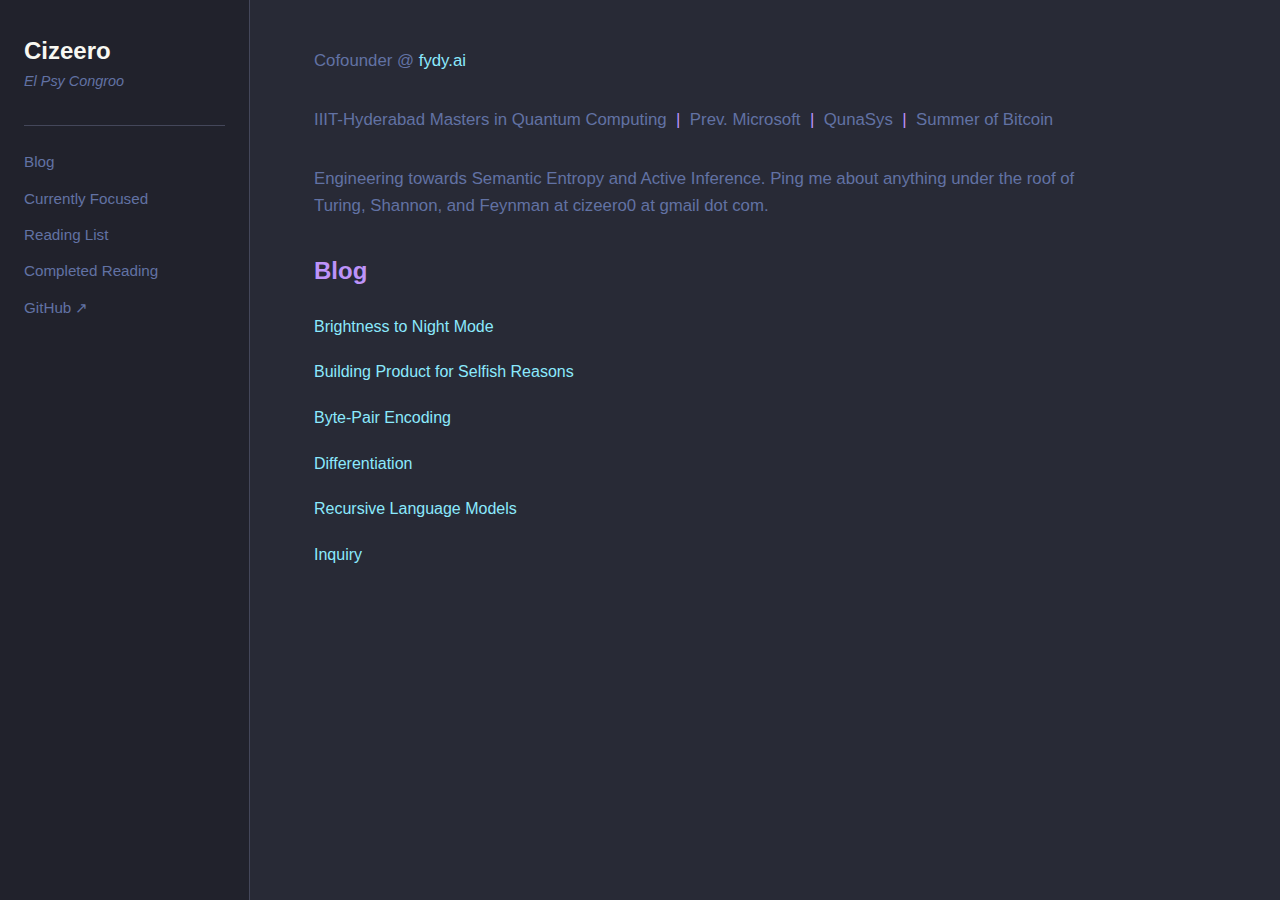
<file: index.html>
<!DOCTYPE html>
<html lang="en">
<head>
    <meta charset="UTF-8">
    <meta name="viewport" content="width=device-width, initial-scale=1.0">
    <title>Cizeero</title>
    <link rel="stylesheet" href="style.css">
    <link rel="icon" type="image/svg+xml" href="favicon.svg">
</head>
<body>
    <button class="sidebar-toggle" onclick="toggleSidebar()">&#9776;</button>
    <div class="sidebar-overlay" onclick="toggleSidebar()"></div>
    <div class="layout">
        <aside class="sidebar">
            <div class="sidebar-header">
                <h1><a href="index.html">Cizeero</a></h1>
                <p class="tagline">El Psy Congroo</p>
            </div>
            <nav>
                <a href="blog.html">Blog</a>
                <a href="currently-focused.html">Currently Focused</a>
                <a href="reading-list.html">Reading List</a>
                <a href="completed-reading.html">Completed Reading</a>
                <a href="https://github.com/cizeero" target="_blank">GitHub &#8599;</a>
            </nav>
        </aside>
        <main class="main">
            <p class="intro">Cofounder @ <a href="https://fydy.ai/">fydy.ai</a></p>
            <p class="intro">IIIT-Hyderabad Masters in Quantum Computing <span class="divider">|</span> Prev. Microsoft <span class="divider">|</span> QunaSys <span class="divider">|</span> Summer of Bitcoin</p>
            <p class="intro">Engineering towards Semantic Entropy and Active Inference. Ping me about anything under the roof of Turing, Shannon, and Feynman at cizeero0 at gmail dot com.</p>

            <section>
                <h2>Blog</h2>
                <ul class="links blog-list">
                    <li><a href="blog/brightness-nightshift.html">Brightness to Night Mode</a></li>
                    <li><a href="blog/selfish.html">Building Product for Selfish Reasons</a></li>
                    <li><a href="blog/bpe.html">Byte-Pair Encoding</a></li>
                    <li><a href="blog/differentiation.html">Differentiation</a></li>
                    <li><a href="blog/recursive-language-models.html">Recursive Language Models</a></li>
                    <li><a href="blog/inquiry.html">Inquiry</a></li>
                </ul>
            </section>
        </main>
    </div>
    <script>
        function toggleSidebar() {
            document.querySelector('.sidebar').classList.toggle('open');
            document.querySelector('.sidebar-overlay').classList.toggle('open');
        }
    </script>
</body>
</html>
</file>
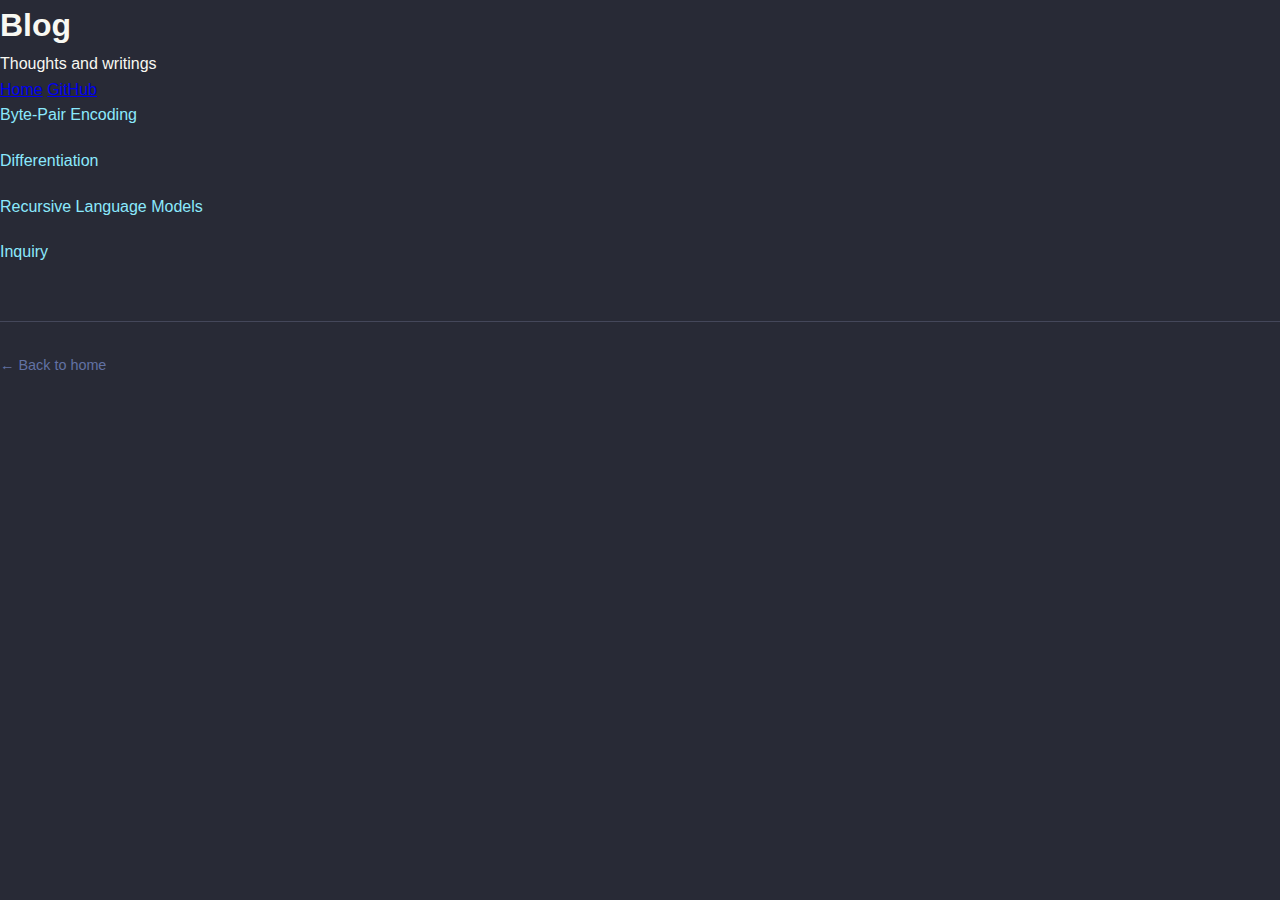
<file: blog.html>
<!DOCTYPE html>
<html lang="en">
<head>
    <meta charset="UTF-8">
    <meta name="viewport" content="width=device-width, initial-scale=1.0">
    <title>Blog - Cizeero</title>
    <link rel="stylesheet" href="style.css">
    <link rel="icon" type="image/svg+xml" href="favicon.svg">
</head>
<body>
    <div class="container">
        <header>
            <h1>Blog</h1>
            <p class="tagline">Thoughts and writings</p>
        </header>

        <nav>
            <a href="index.html">Home</a>
            <a href="https://github.com/cizeero" target="_blank">GitHub</a>
        </nav>

        <section>
            <ul class="links">
                <li><a href="blog/bpe.html">Byte-Pair Encoding</a></li>
                <li><a href="blog/differentiation.html">Differentiation</a></li>
                <li><a href="blog/recursive-language-models.html">Recursive Language Models</a></li>
                <li><a href="blog/inquiry.html">Inquiry</a></li>
            </ul>
        </section>

        <footer>
            <a href="index.html">&larr; Back to home</a>
        </footer>
    </div>
</body>
</html>
</file>
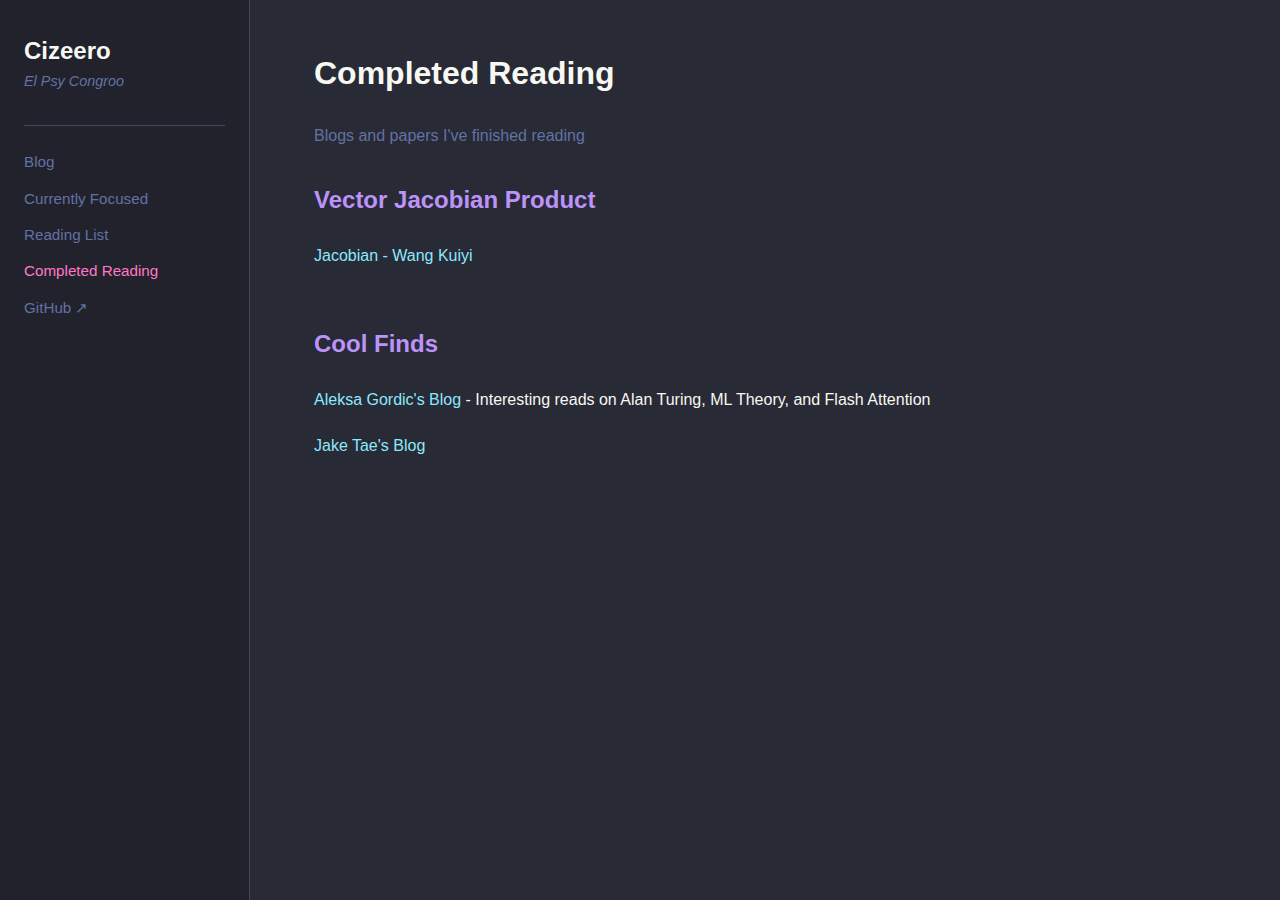
<file: completed-reading.html>
<!DOCTYPE html>
<html lang="en">
<head>
    <meta charset="UTF-8">
    <meta name="viewport" content="width=device-width, initial-scale=1.0">
    <title>Completed Reading - Cizeero</title>
    <link rel="stylesheet" href="style.css">
    <link rel="icon" type="image/svg+xml" href="favicon.svg">
</head>
<body>
    <button class="sidebar-toggle" onclick="toggleSidebar()">&#9776;</button>
    <div class="sidebar-overlay" onclick="toggleSidebar()"></div>
    <div class="layout">
        <aside class="sidebar">
            <div class="sidebar-header">
                <h1><a href="index.html">Cizeero</a></h1>
                <p class="tagline">El Psy Congroo</p>
            </div>
            <nav>
                <a href="blog.html">Blog</a>
                <a href="currently-focused.html">Currently Focused</a>
                <a href="reading-list.html">Reading List</a>
                <a href="completed-reading.html" class="active">Completed Reading</a>
                <a href="https://github.com/cizeero" target="_blank">GitHub &#8599;</a>
            </nav>
        </aside>
        <main class="main">
            <h1>Completed Reading</h1>
            <p class="page-desc">Blogs and papers I've finished reading</p>

            <section>
                <h2>Vector Jacobian Product</h2>
                <ul class="links">
                    <li><a href="https://wangkuiyi.github.io/jacobian.html" target="_blank">Jacobian - Wang Kuiyi</a></li>
                </ul>
            </section>

            <section>
                <h2>Cool Finds</h2>
                <ul class="links">
                    <li><a href="https://www.aleksagordic.com/blog" target="_blank">Aleksa Gordic's Blog</a> - Interesting reads on Alan Turing, ML Theory, and Flash Attention</li>
                    <li><a href="https://jaketae.github.io/posts/" target="_blank">Jake Tae's Blog</a></li>
                </ul>
            </section>
        </main>
    </div>
    <script>
        function toggleSidebar() {
            document.querySelector('.sidebar').classList.toggle('open');
            document.querySelector('.sidebar-overlay').classList.toggle('open');
        }
    </script>
</body>
</html>
</file>
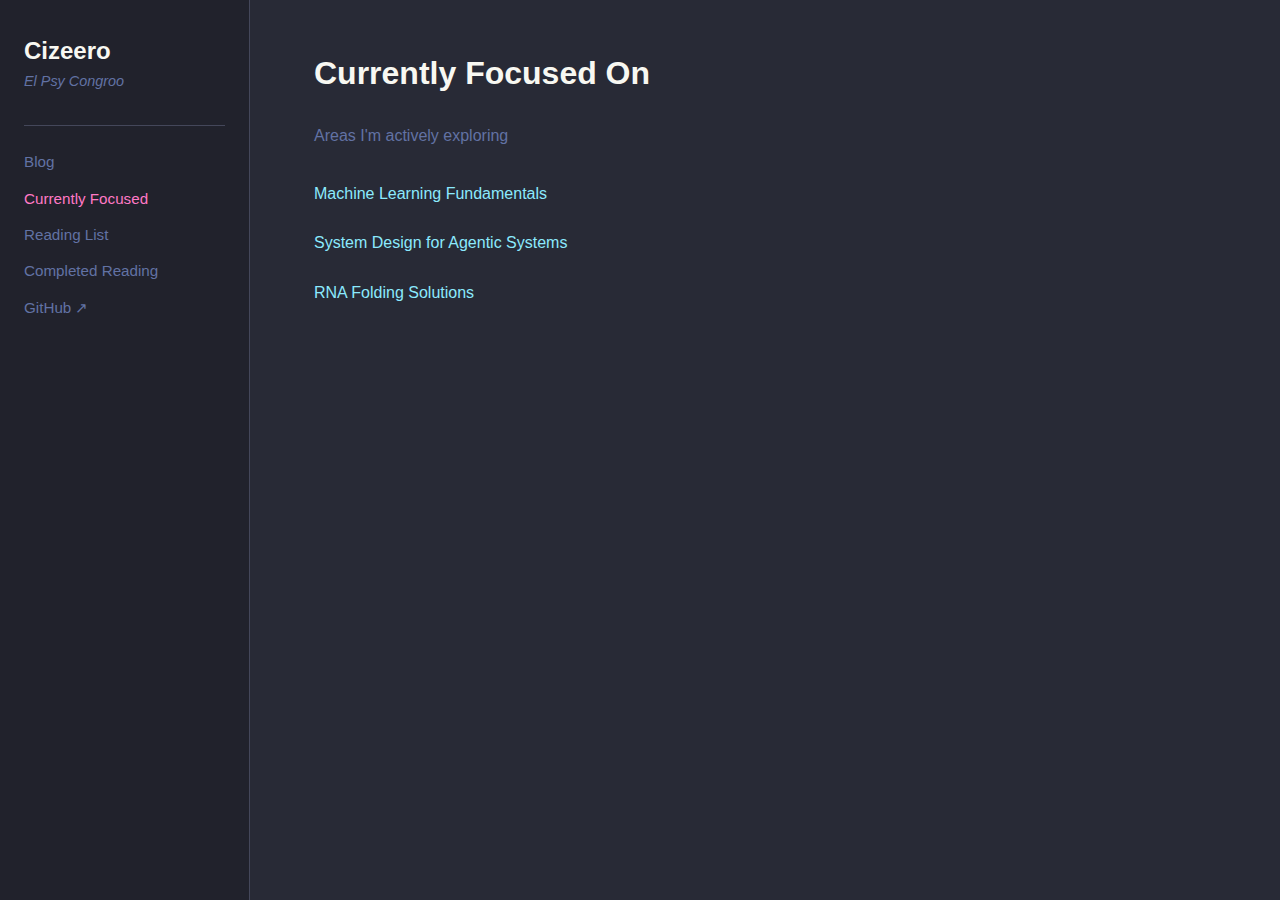
<file: currently-focused.html>
<!DOCTYPE html>
<html lang="en">
<head>
    <meta charset="UTF-8">
    <meta name="viewport" content="width=device-width, initial-scale=1.0">
    <title>Currently Focused On - Cizeero</title>
    <link rel="stylesheet" href="style.css">
    <link rel="icon" type="image/svg+xml" href="favicon.svg">
</head>
<body>
    <button class="sidebar-toggle" onclick="toggleSidebar()">&#9776;</button>
    <div class="sidebar-overlay" onclick="toggleSidebar()"></div>
    <div class="layout">
        <aside class="sidebar">
            <div class="sidebar-header">
                <h1><a href="index.html">Cizeero</a></h1>
                <p class="tagline">El Psy Congroo</p>
            </div>
            <nav>
                <a href="blog.html">Blog</a>
                <a href="currently-focused.html" class="active">Currently Focused</a>
                <a href="reading-list.html">Reading List</a>
                <a href="completed-reading.html">Completed Reading</a>
                <a href="https://github.com/cizeero" target="_blank">GitHub &#8599;</a>
            </nav>
        </aside>
        <main class="main">
            <h1>Currently Focused On</h1>
            <p class="page-desc">Areas I'm actively exploring</p>

            <section>
                <ul class="links focus-list">
                    <li><a href="ml-fundamentals.html">Machine Learning Fundamentals</a></li>
                    <li><a href="system-design-agentic.html">System Design for Agentic Systems</a></li>
                    <li><a href="rna-folding.html">RNA Folding Solutions</a></li>
                </ul>
            </section>
        </main>
    </div>
    <script>
        function toggleSidebar() {
            document.querySelector('.sidebar').classList.toggle('open');
            document.querySelector('.sidebar-overlay').classList.toggle('open');
        }
    </script>
</body>
</html>
</file>
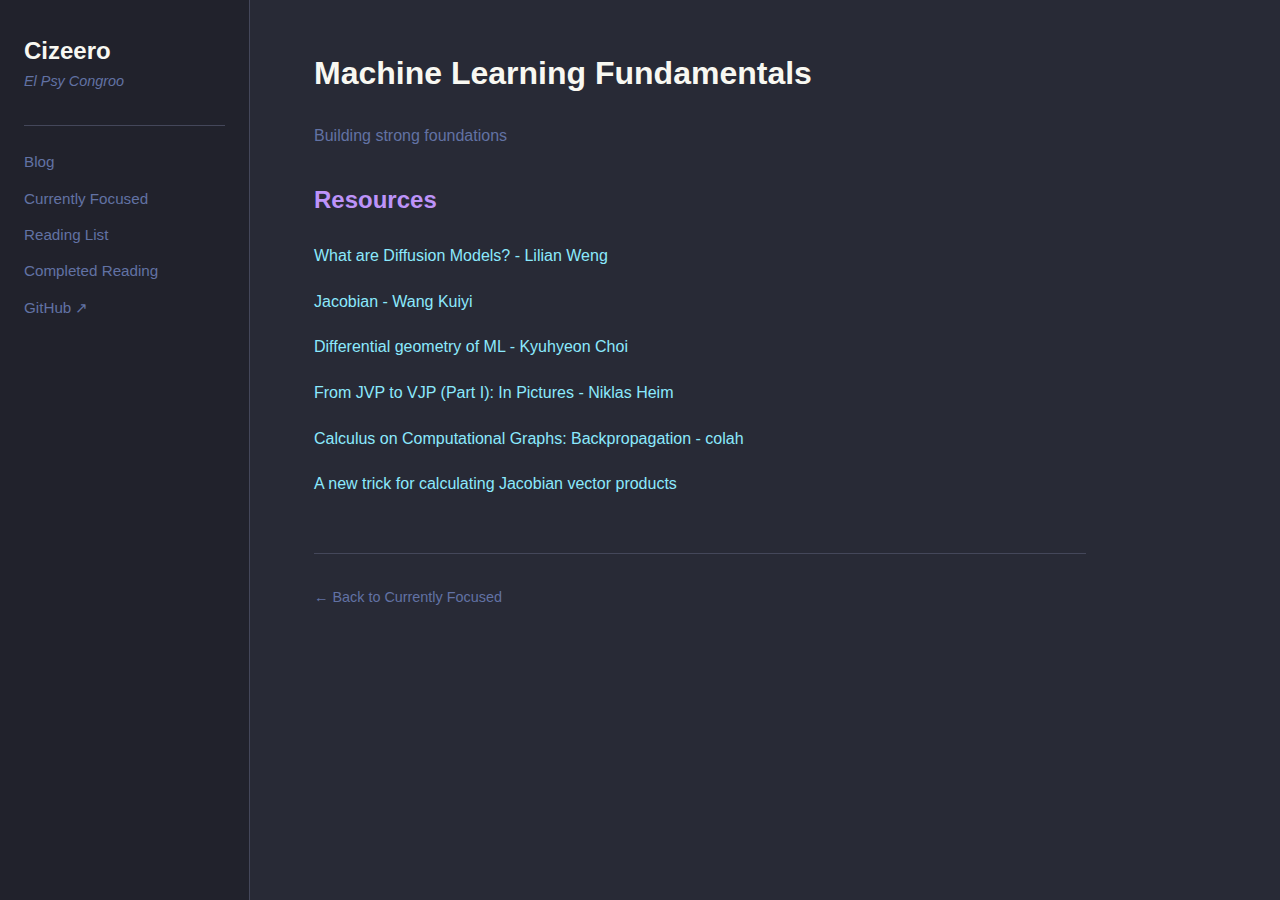
<file: ml-fundamentals.html>
<!DOCTYPE html>
<html lang="en">
<head>
    <meta charset="UTF-8">
    <meta name="viewport" content="width=device-width, initial-scale=1.0">
    <title>Machine Learning Fundamentals - Cizeero</title>
    <link rel="stylesheet" href="style.css">
    <link rel="icon" type="image/svg+xml" href="favicon.svg">
</head>
<body>
    <button class="sidebar-toggle" onclick="toggleSidebar()">&#9776;</button>
    <div class="sidebar-overlay" onclick="toggleSidebar()"></div>
    <div class="layout">
        <aside class="sidebar">
            <div class="sidebar-header">
                <h1><a href="index.html">Cizeero</a></h1>
                <p class="tagline">El Psy Congroo</p>
            </div>
            <nav>
                <a href="blog.html">Blog</a>
                <a href="currently-focused.html">Currently Focused</a>
                <a href="reading-list.html">Reading List</a>
                <a href="completed-reading.html">Completed Reading</a>
                <a href="https://github.com/cizeero" target="_blank">GitHub &#8599;</a>
            </nav>
        </aside>
        <main class="main">
            <h1>Machine Learning Fundamentals</h1>
            <p class="page-desc">Building strong foundations</p>

            <section>
                <h2>Resources</h2>
                <ul class="links">
                    <li><a href="https://lilianweng.github.io/posts/2021-07-11-diffusion-models/" target="_blank">What are Diffusion Models? - Lilian Weng</a></li>
                    <li><a href="https://wangkuiyi.github.io/jacobian.html" target="_blank">Jacobian - Wang Kuiyi</a></li>
                    <li><a href="https://research.fal.ai/blog/differential-geometry-of-ml/" target="_blank">Differential geometry of ML - Kyuhyeon Choi</a></li>
                    <li><a href="https://pasteurlabs.ai/insights/jax" target="_blank">From JVP to VJP (Part I): In Pictures - Niklas Heim</a></li>
                    <li><a href="https://colah.github.io/posts/2015-08-Backprop/" target="_blank">Calculus on Computational Graphs: Backpropagation - colah</a></li>
                    <li><a href="https://j-towns.github.io/2017/06/12/A-new-trick.html" target="_blank">A new trick for calculating Jacobian vector products</a></li>
                </ul>
            </section>

            <footer>
                <a href="currently-focused.html">&larr; Back to Currently Focused</a>
            </footer>
        </main>
    </div>
    <script>
        function toggleSidebar() {
            document.querySelector('.sidebar').classList.toggle('open');
            document.querySelector('.sidebar-overlay').classList.toggle('open');
        }
    </script>
</body>
</html>
</file>
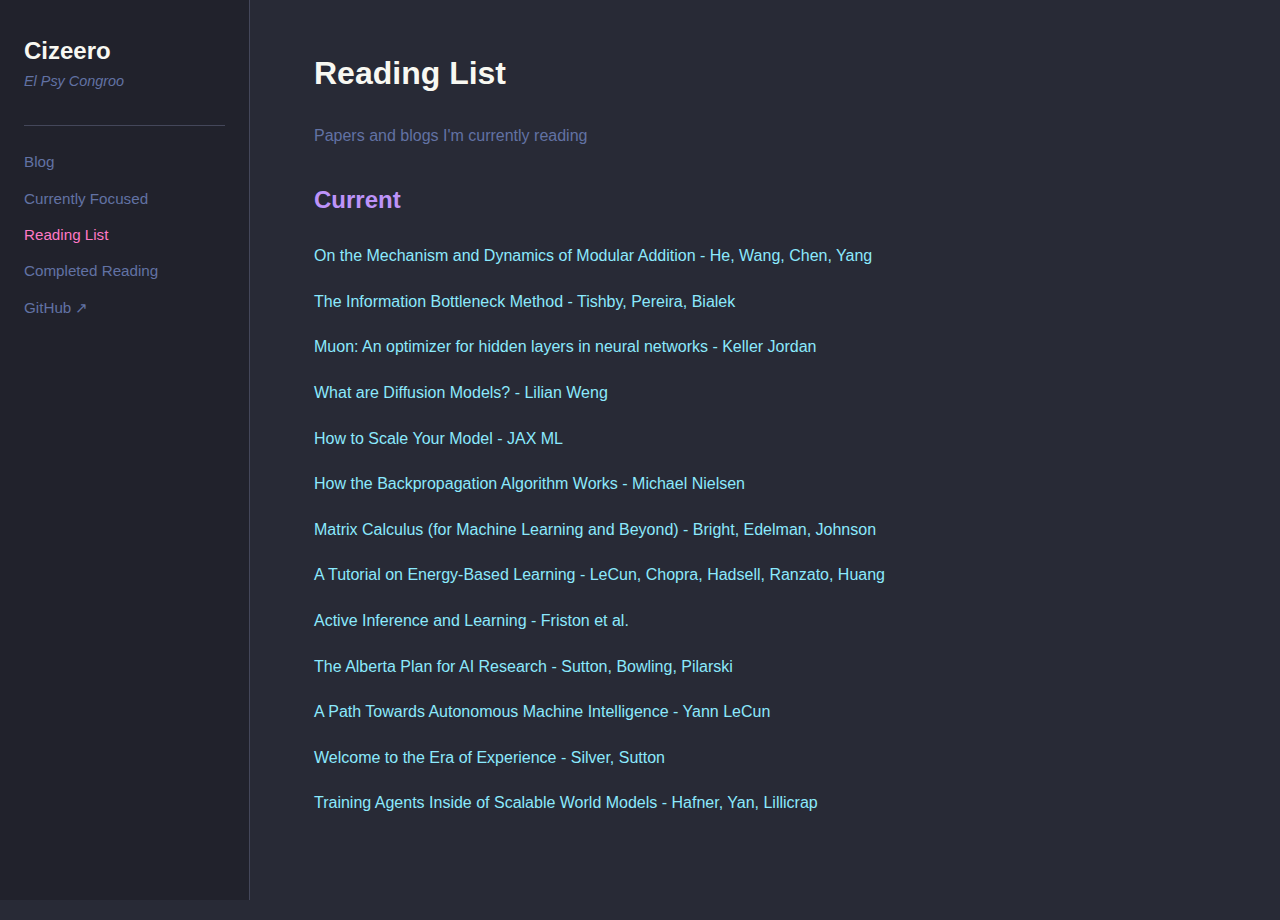
<file: reading-list.html>
<!DOCTYPE html>
<html lang="en">
<head>
    <meta charset="UTF-8">
    <meta name="viewport" content="width=device-width, initial-scale=1.0">
    <title>Reading List - Cizeero</title>
    <link rel="stylesheet" href="style.css">
    <link rel="icon" type="image/svg+xml" href="favicon.svg">
</head>
<body>
    <button class="sidebar-toggle" onclick="toggleSidebar()">&#9776;</button>
    <div class="sidebar-overlay" onclick="toggleSidebar()"></div>
    <div class="layout">
        <aside class="sidebar">
            <div class="sidebar-header">
                <h1><a href="index.html">Cizeero</a></h1>
                <p class="tagline">El Psy Congroo</p>
            </div>
            <nav>
                <a href="blog.html">Blog</a>
                <a href="currently-focused.html">Currently Focused</a>
                <a href="reading-list.html" class="active">Reading List</a>
                <a href="completed-reading.html">Completed Reading</a>
                <a href="https://github.com/cizeero" target="_blank">GitHub &#8599;</a>
            </nav>
        </aside>
        <main class="main">
            <h1>Reading List</h1>
            <p class="page-desc">Papers and blogs I'm currently reading</p>

            <section>
                <h2>Current</h2>
                <ul class="links">
                    <li><a href="https://arxiv.org/pdf/2602.16849" target="_blank">On the Mechanism and Dynamics of Modular Addition - He, Wang, Chen, Yang</a></li>
                    <li><a href="https://www.princeton.edu/~wbialek/our_papers/tishby+al_99.pdf" target="_blank">The Information Bottleneck Method - Tishby, Pereira, Bialek</a></li>
                    <li><a href="https://kellerjordan.github.io/posts/muon/" target="_blank">Muon: An optimizer for hidden layers in neural networks - Keller Jordan</a></li>
                    <li><a href="https://lilianweng.github.io/posts/2021-07-11-diffusion-models/" target="_blank">What are Diffusion Models? - Lilian Weng</a></li>
                    <li><a href="https://jax-ml.github.io/scaling-book/" target="_blank">How to Scale Your Model - JAX ML</a></li>
                    <li><a href="http://neuralnetworksanddeeplearning.com/chap2.html" target="_blank">How the Backpropagation Algorithm Works - Michael Nielsen</a></li>
                    <li><a href="https://arxiv.org/pdf/2501.14787" target="_blank">Matrix Calculus (for Machine Learning and Beyond) - Bright, Edelman, Johnson</a></li>
                    <li><a href="https://web.stanford.edu/class/cs379c/archive/2012/suggested_reading_list/documents/LeCunetal06.pdf" target="_blank">A Tutorial on Energy-Based Learning - LeCun, Chopra, Hadsell, Ranzato, Huang</a></li>
                    <li><a href="https://pmc.ncbi.nlm.nih.gov/articles/PMC5167251/" target="_blank">Active Inference and Learning - Friston et al.</a></li>
                    <li><a href="https://arxiv.org/abs/2208.11173" target="_blank">The Alberta Plan for AI Research - Sutton, Bowling, Pilarski</a></li>
                    <li><a href="https://openreview.net/forum?id=BZ5a1r-kVsf" target="_blank">A Path Towards Autonomous Machine Intelligence - Yann LeCun</a></li>
                    <li><a href="https://storage.googleapis.com/deepmind-media/Era-of-Experience%20/The%20Era%20of%20Experience%20Paper.pdf" target="_blank">Welcome to the Era of Experience - Silver, Sutton</a></li>
                    <li><a href="https://arxiv.org/pdf/2509.24527" target="_blank">Training Agents Inside of Scalable World Models - Hafner, Yan, Lillicrap</a></li>
                </ul>
            </section>
        </main>
    </div>
    <script>
        function toggleSidebar() {
            document.querySelector('.sidebar').classList.toggle('open');
            document.querySelector('.sidebar-overlay').classList.toggle('open');
        }
    </script>
</body>
</html>
</file>
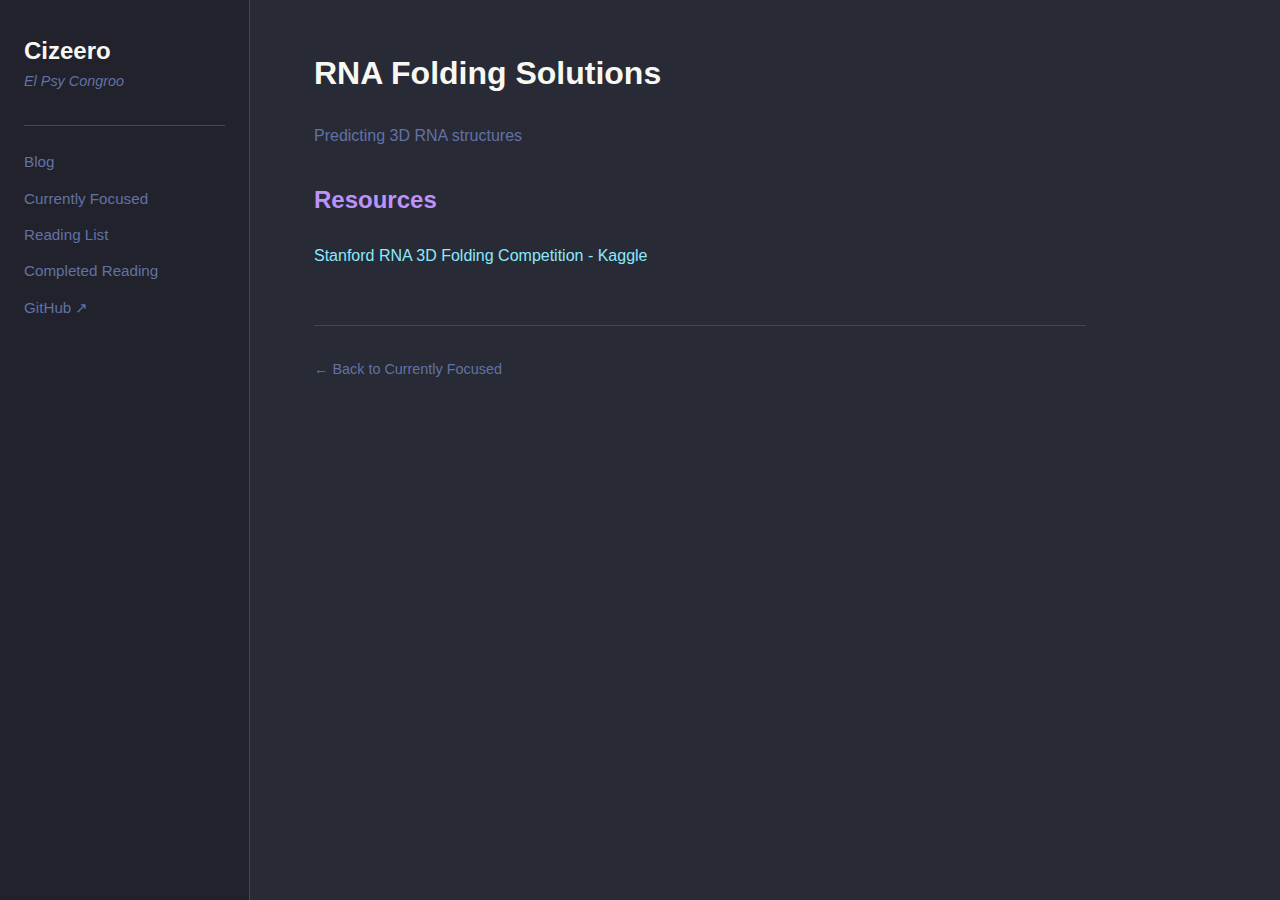
<file: rna-folding.html>
<!DOCTYPE html>
<html lang="en">
<head>
    <meta charset="UTF-8">
    <meta name="viewport" content="width=device-width, initial-scale=1.0">
    <title>RNA Folding Solutions - Cizeero</title>
    <link rel="stylesheet" href="style.css">
    <link rel="icon" type="image/svg+xml" href="favicon.svg">
</head>
<body>
    <button class="sidebar-toggle" onclick="toggleSidebar()">&#9776;</button>
    <div class="sidebar-overlay" onclick="toggleSidebar()"></div>
    <div class="layout">
        <aside class="sidebar">
            <div class="sidebar-header">
                <h1><a href="index.html">Cizeero</a></h1>
                <p class="tagline">El Psy Congroo</p>
            </div>
            <nav>
                <a href="blog.html">Blog</a>
                <a href="currently-focused.html">Currently Focused</a>
                <a href="reading-list.html">Reading List</a>
                <a href="completed-reading.html">Completed Reading</a>
                <a href="https://github.com/cizeero" target="_blank">GitHub &#8599;</a>
            </nav>
        </aside>
        <main class="main">
            <h1>RNA Folding Solutions</h1>
            <p class="page-desc">Predicting 3D RNA structures</p>

            <section>
                <h2>Resources</h2>
                <ul class="links">
                    <li><a href="https://www.kaggle.com/competitions/stanford-rna-3d-folding-2/overview" target="_blank">Stanford RNA 3D Folding Competition - Kaggle</a></li>
                </ul>
            </section>

            <footer>
                <a href="currently-focused.html">&larr; Back to Currently Focused</a>
            </footer>
        </main>
    </div>
    <script>
        function toggleSidebar() {
            document.querySelector('.sidebar').classList.toggle('open');
            document.querySelector('.sidebar-overlay').classList.toggle('open');
        }
    </script>
</body>
</html>
</file>
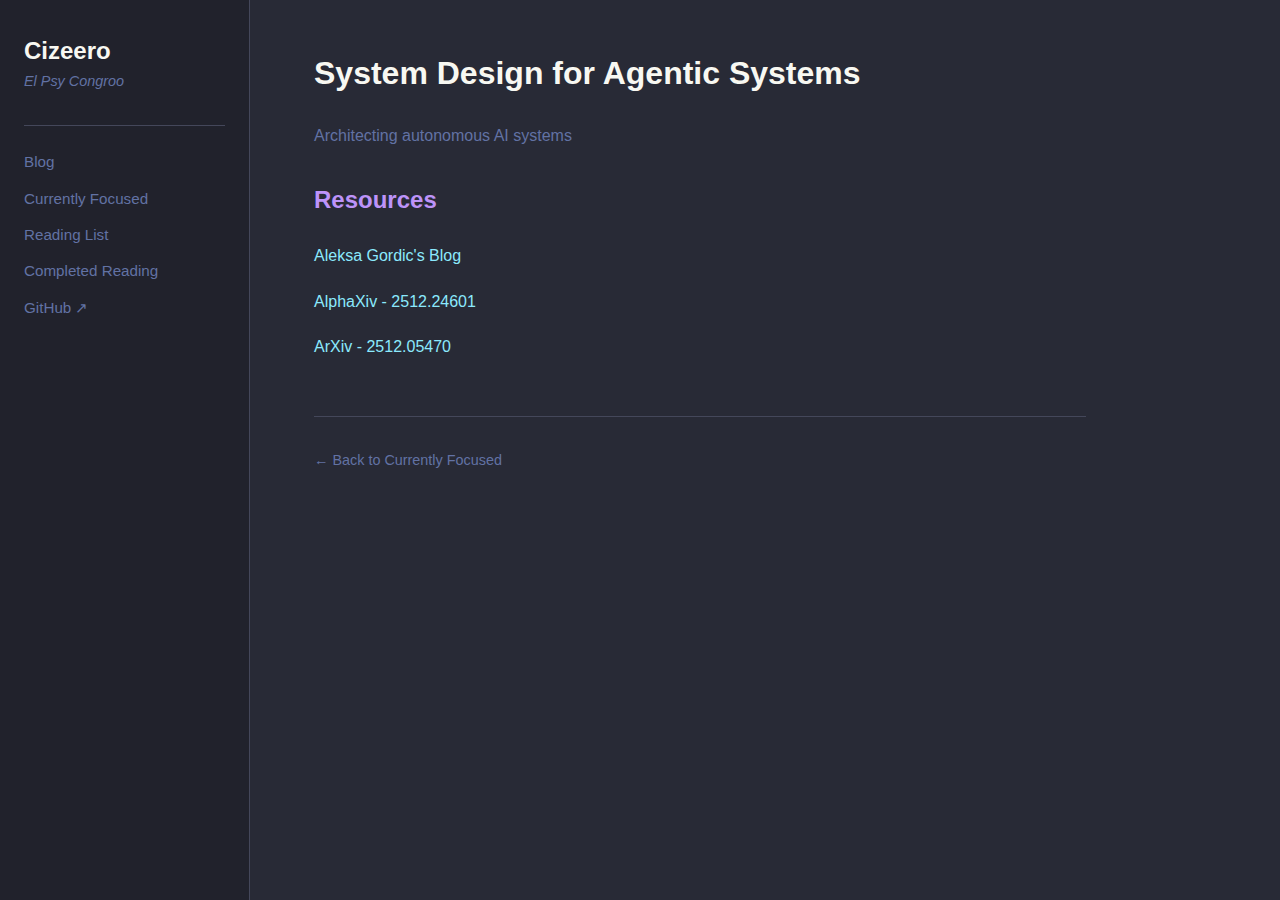
<file: system-design-agentic.html>
<!DOCTYPE html>
<html lang="en">
<head>
    <meta charset="UTF-8">
    <meta name="viewport" content="width=device-width, initial-scale=1.0">
    <title>System Design for Agentic Systems - Cizeero</title>
    <link rel="stylesheet" href="style.css">
    <link rel="icon" type="image/svg+xml" href="favicon.svg">
</head>
<body>
    <button class="sidebar-toggle" onclick="toggleSidebar()">&#9776;</button>
    <div class="sidebar-overlay" onclick="toggleSidebar()"></div>
    <div class="layout">
        <aside class="sidebar">
            <div class="sidebar-header">
                <h1><a href="index.html">Cizeero</a></h1>
                <p class="tagline">El Psy Congroo</p>
            </div>
            <nav>
                <a href="blog.html">Blog</a>
                <a href="currently-focused.html">Currently Focused</a>
                <a href="reading-list.html">Reading List</a>
                <a href="completed-reading.html">Completed Reading</a>
                <a href="https://github.com/cizeero" target="_blank">GitHub &#8599;</a>
            </nav>
        </aside>
        <main class="main">
            <h1>System Design for Agentic Systems</h1>
            <p class="page-desc">Architecting autonomous AI systems</p>

            <section>
                <h2>Resources</h2>
                <ul class="links">
                    <li><a href="https://www.aleksagordic.com/blog" target="_blank">Aleksa Gordic's Blog</a></li>
                    <li><a href="https://www.alphaxiv.org/abs/2512.24601" target="_blank">AlphaXiv - 2512.24601</a></li>
                    <li><a href="https://www.arxiv.org/pdf/2512.05470" target="_blank">ArXiv - 2512.05470</a></li>
                </ul>
            </section>

            <footer>
                <a href="currently-focused.html">&larr; Back to Currently Focused</a>
            </footer>
        </main>
    </div>
    <script>
        function toggleSidebar() {
            document.querySelector('.sidebar').classList.toggle('open');
            document.querySelector('.sidebar-overlay').classList.toggle('open');
        }
    </script>
</body>
</html>
</file>
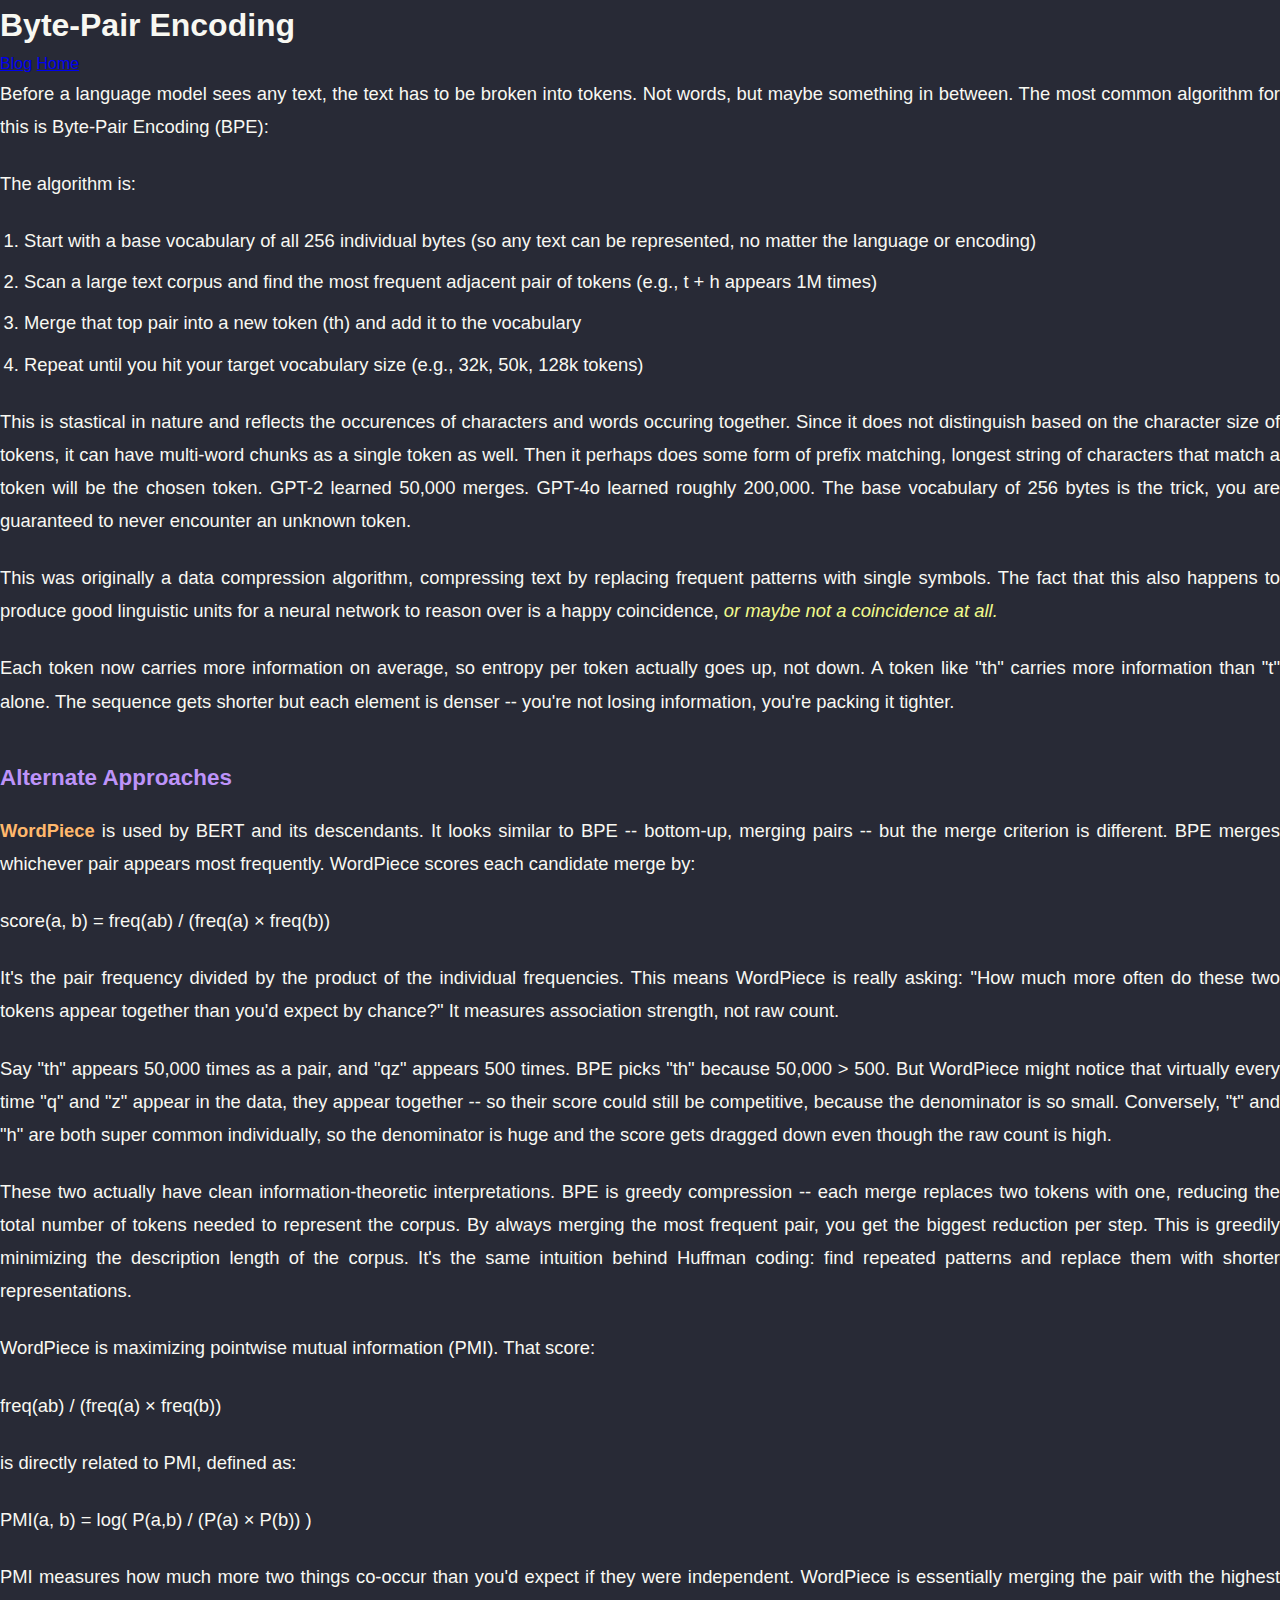
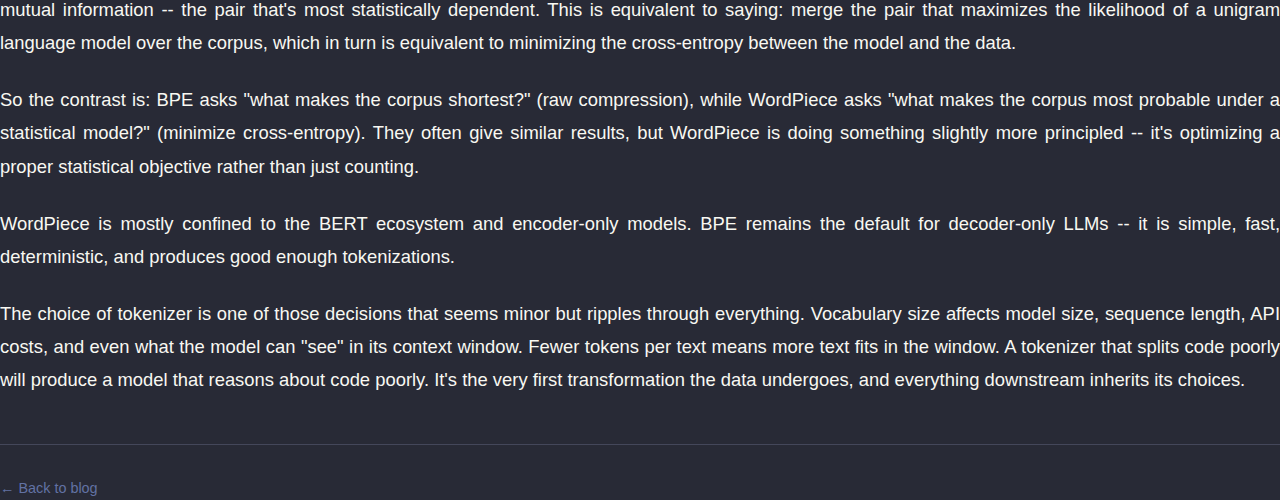
<file: blog/bpe.html>
<!DOCTYPE html>
<html lang="en">
<head>
    <meta charset="UTF-8">
    <meta name="viewport" content="width=device-width, initial-scale=1.0">
    <title>Byte-Pair Encoding - Cizeero</title>
    <link rel="stylesheet" href="../style.css">
    <link rel="icon" type="image/svg+xml" href="../favicon.svg">
</head>
<body>
    <div class="container" style="justify-content: flex-start;">
        <header>
            <h1>Byte-Pair Encoding</h1>
        </header>

        <nav>
            <a href="../blog.html">Blog</a>
            <a href="../index.html">Home</a>
        </nav>

        <article class="blog-post">
            <p>Before a language model sees any text, the text has to be broken into tokens. Not words, but maybe something in between. The most common algorithm for this is Byte-Pair Encoding (BPE):</p>

            <p>The algorithm is:</p>
            <ol>
                <li>Start with a base vocabulary of all 256 individual bytes (so any text can be represented, no matter the language or encoding)</li>
                <li>Scan a large text corpus and find the most frequent adjacent pair of tokens (e.g., t + h appears 1M times)</li>
                <li>Merge that top pair into a new token (th) and add it to the vocabulary</li>
                <li>Repeat until you hit your target vocabulary size (e.g., 32k, 50k, 128k tokens)</li>
            </ol>

            <p>This is stastical in nature and reflects the occurences of characters and words occuring together. Since it does not distinguish based on the character size of tokens, it can have multi-word chunks as a single token as well. Then it perhaps does some form of prefix matching, longest string of characters that match a token will be the chosen token. GPT-2 learned 50,000 merges. GPT-4o learned roughly 200,000. The base vocabulary of 256 bytes is the trick, you are guaranteed to never encounter an unknown token.</p>

            <p>This was originally a data compression algorithm, compressing text by replacing frequent patterns with single symbols. The fact that this also happens to produce good linguistic units for a neural network to reason over is a happy coincidence, <em>or maybe not a coincidence at all.</em></p>

            <p>Each token now carries more information on average, so entropy per token actually goes up, not down. A token like "th" carries more information than "t" alone. The sequence gets shorter but each element is denser -- you're not losing information, you're packing it tighter.</p>

            <h2>Alternate Approaches</h2>

            <p><strong>WordPiece</strong> is used by BERT and its descendants. It looks similar to BPE -- bottom-up, merging pairs -- but the merge criterion is different. BPE merges whichever pair appears most frequently. WordPiece scores each candidate merge by:</p>

            <p>score(a, b) = freq(ab) / (freq(a) &times; freq(b))</p>

            <p>It's the pair frequency divided by the product of the individual frequencies. This means WordPiece is really asking: "How much more often do these two tokens appear together than you'd expect by chance?" It measures association strength, not raw count.</p>

            <p>Say "th" appears 50,000 times as a pair, and "qz" appears 500 times. BPE picks "th" because 50,000 > 500. But WordPiece might notice that virtually every time "q" and "z" appear in the data, they appear together -- so their score could still be competitive, because the denominator is so small. Conversely, "t" and "h" are both super common individually, so the denominator is huge and the score gets dragged down even though the raw count is high.</p>

            <p>These two actually have clean information-theoretic interpretations. BPE is greedy compression -- each merge replaces two tokens with one, reducing the total number of tokens needed to represent the corpus. By always merging the most frequent pair, you get the biggest reduction per step. This is greedily minimizing the description length of the corpus. It's the same intuition behind Huffman coding: find repeated patterns and replace them with shorter representations.</p>

            <p>WordPiece is maximizing pointwise mutual information (PMI). That score:</p>

            <p>freq(ab) / (freq(a) &times; freq(b))</p>

            <p>is directly related to PMI, defined as:</p>

            <p>PMI(a, b) = log( P(a,b) / (P(a) &times; P(b)) )</p>

            <p>PMI measures how much more two things co-occur than you'd expect if they were independent. WordPiece is essentially merging the pair with the highest mutual information -- the pair that's most statistically dependent. This is equivalent to saying: merge the pair that maximizes the likelihood of a unigram language model over the corpus, which in turn is equivalent to minimizing the cross-entropy between the model and the data.</p>

            <p>So the contrast is: BPE asks "what makes the corpus shortest?" (raw compression), while WordPiece asks "what makes the corpus most probable under a statistical model?" (minimize cross-entropy). They often give similar results, but WordPiece is doing something slightly more principled -- it's optimizing a proper statistical objective rather than just counting.</p>

            <p>WordPiece is mostly confined to the BERT ecosystem and encoder-only models. BPE remains the default for decoder-only LLMs -- it is simple, fast, deterministic, and produces good enough tokenizations.</p>

            <p>The choice of tokenizer is one of those decisions that seems minor but ripples through everything. Vocabulary size affects model size, sequence length, API costs, and even what the model can "see" in its context window. Fewer tokens per text means more text fits in the window. A tokenizer that splits code poorly will produce a model that reasons about code poorly. It's the very first transformation the data undergoes, and everything downstream inherits its choices.</p>
        </article>

        <footer>
            <a href="../blog.html">&larr; Back to blog</a>
        </footer>
    </div>
</body>
</html>
</file>
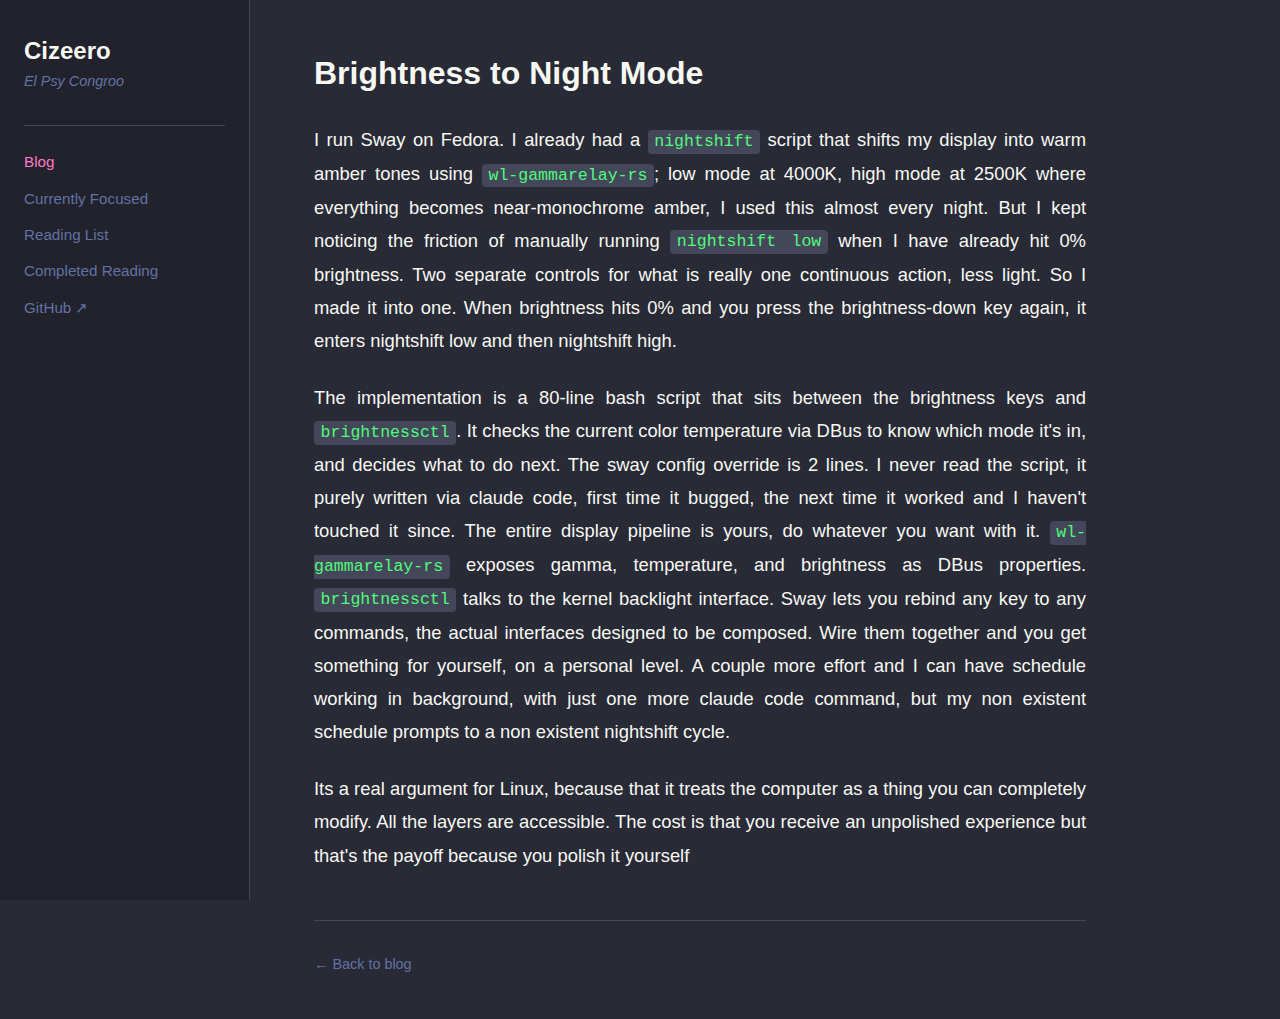
<file: blog/brightness-nightshift.html>
<!DOCTYPE html>
<html lang="en">
<head>
    <meta charset="UTF-8">
    <meta name="viewport" content="width=device-width, initial-scale=1.0">
    <title>Brightness to Night Mode - Cizeero</title>
    <link rel="stylesheet" href="../style.css">
    <link rel="icon" type="image/svg+xml" href="../favicon.svg">
</head>
<body>
    <button class="sidebar-toggle" onclick="toggleSidebar()">&#9776;</button>
    <div class="sidebar-overlay" onclick="toggleSidebar()"></div>
    <div class="layout">
        <aside class="sidebar">
            <div class="sidebar-header">
                <h1><a href="../index.html">Cizeero</a></h1>
                <p class="tagline">El Psy Congroo</p>
            </div>
            <nav>
                <a href="../blog.html" class="active">Blog</a>
                <a href="../currently-focused.html">Currently Focused</a>
                <a href="../reading-list.html">Reading List</a>
                <a href="../completed-reading.html">Completed Reading</a>
                <a href="https://github.com/cizeero" target="_blank">GitHub &#8599;</a>
            </nav>
        </aside>
        <main class="main">
            <h1>Brightness to Night Mode</h1>

            <article class="blog-post">
                <p>I run Sway on Fedora. I already had a <code>nightshift</code> script that shifts my display into warm amber tones using <code>wl-gammarelay-rs</code>; low mode at 4000K, high mode at 2500K where everything becomes near-monochrome amber, I used this almost every night. But I kept noticing the friction of manually running <code>nightshift low</code> when I have already hit 0% brightness. Two separate controls for what is really one continuous action, less light. So I made it into one. When brightness hits 0% and you press the brightness-down key again, it enters nightshift low and then nightshift high.</p>

                <p>The implementation is a 80-line bash script that sits between the brightness keys and <code>brightnessctl</code>. It checks the current color temperature via DBus to know which mode it's in, and decides what to do next. The sway config override is 2 lines. I never read the script, it purely written via claude code, first time it bugged, the next time it worked and I haven't touched it since. The entire display pipeline is yours, do whatever you want with it. <code>wl-gammarelay-rs</code> exposes gamma, temperature, and brightness as DBus properties. <code>brightnessctl</code> talks to the kernel backlight interface. Sway lets you rebind any key to any commands, the actual interfaces designed to be composed. Wire them together and you get something for yourself, on a personal level. A couple more effort and I can have schedule working in background, with just one more claude code command, but my non existent schedule prompts to a non existent nightshift cycle.</p>

                <p>Its a real argument for Linux, because that it treats the computer as a thing you can completely modify. All the layers are accessible. The cost is that you receive an unpolished experience but that's the payoff because you polish it yourself</p>
            </article>

            <footer>
                <a href="../blog.html">&larr; Back to blog</a>
            </footer>
        </main>
    </div>
    <script>
        function toggleSidebar() {
            document.querySelector('.sidebar').classList.toggle('open');
            document.querySelector('.sidebar-overlay').classList.toggle('open');
        }
    </script>
</body>
</html>
</file>
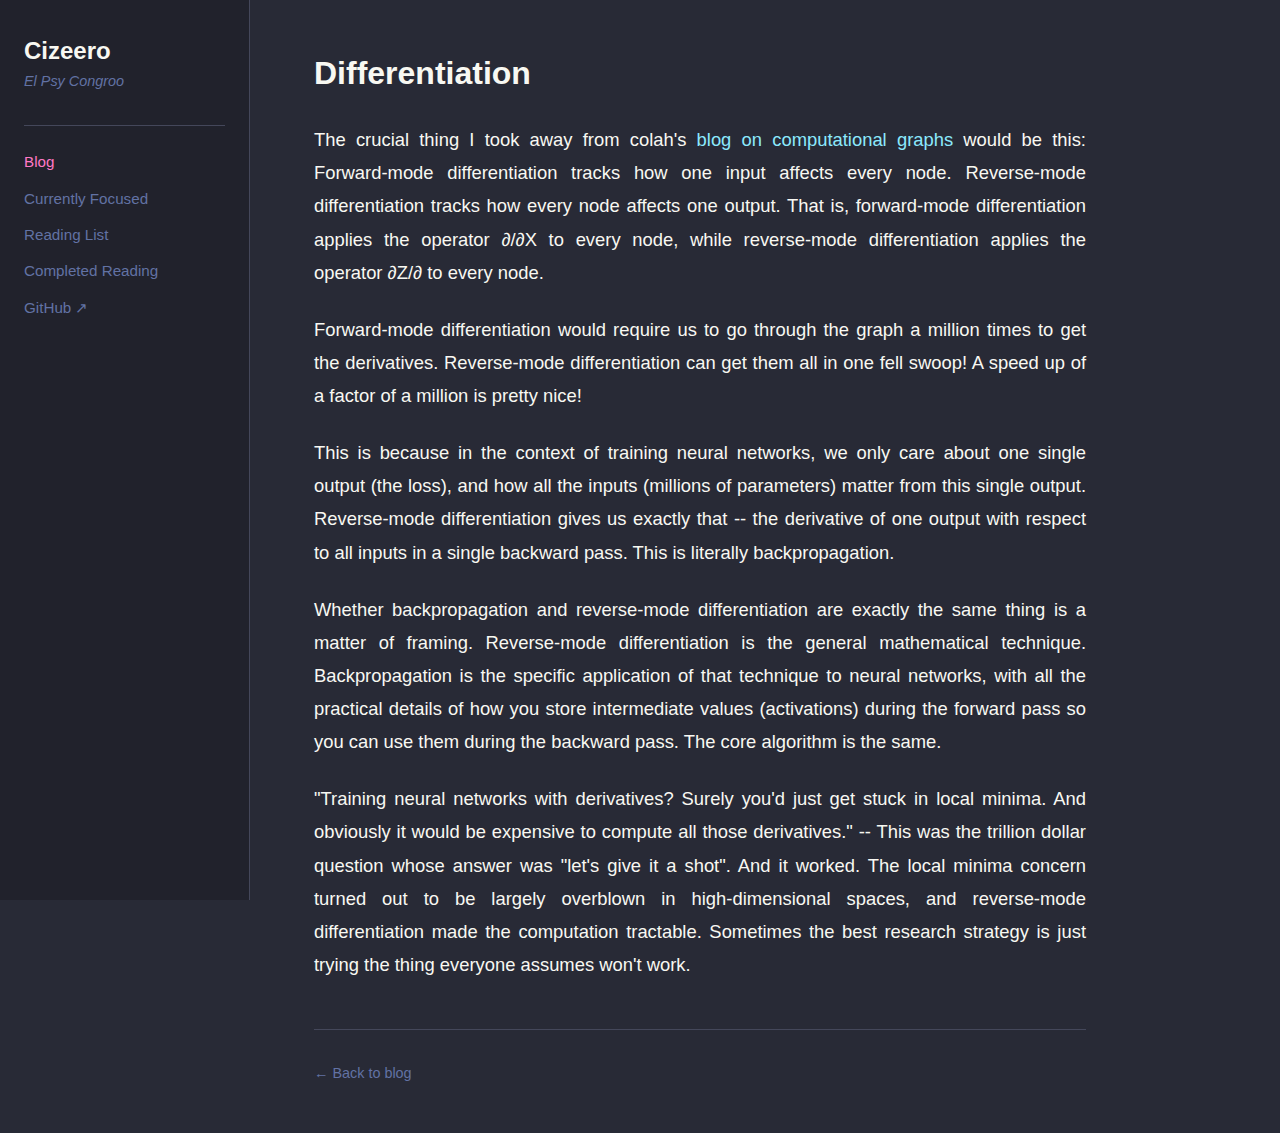
<file: blog/differentiation.html>
<!DOCTYPE html>
<html lang="en">
<head>
    <meta charset="UTF-8">
    <meta name="viewport" content="width=device-width, initial-scale=1.0">
    <title>Differentiation - Cizeero</title>
    <link rel="stylesheet" href="../style.css">
    <link rel="icon" type="image/svg+xml" href="../favicon.svg">
</head>
<body>
    <button class="sidebar-toggle" onclick="toggleSidebar()">&#9776;</button>
    <div class="sidebar-overlay" onclick="toggleSidebar()"></div>
    <div class="layout">
        <aside class="sidebar">
            <div class="sidebar-header">
                <h1><a href="../index.html">Cizeero</a></h1>
                <p class="tagline">El Psy Congroo</p>
            </div>
            <nav>
                <a href="../blog.html" class="active">Blog</a>
                <a href="../currently-focused.html">Currently Focused</a>
                <a href="../reading-list.html">Reading List</a>
                <a href="../completed-reading.html">Completed Reading</a>
                <a href="https://github.com/cizeero" target="_blank">GitHub &#8599;</a>
            </nav>
        </aside>
        <main class="main">
            <h1>Differentiation</h1>

            <article class="blog-post">
                <p>The crucial thing I took away from colah's <a href="https://colah.github.io/posts/2015-08-Backprop/" target="_blank">blog on computational graphs</a> would be this: Forward-mode differentiation tracks how one input affects every node. Reverse-mode differentiation tracks how every node affects one output. That is, forward-mode differentiation applies the operator &part;/&part;X to every node, while reverse-mode differentiation applies the operator &part;Z/&part; to every node.</p>

                <p>Forward-mode differentiation would require us to go through the graph a million times to get the derivatives. Reverse-mode differentiation can get them all in one fell swoop! A speed up of a factor of a million is pretty nice!</p>

                <p>This is because in the context of training neural networks, we only care about one single output (the loss), and how all the inputs (millions of parameters) matter from this single output. Reverse-mode differentiation gives us exactly that -- the derivative of one output with respect to all inputs in a single backward pass. This is literally backpropagation.</p>

                <p>Whether backpropagation and reverse-mode differentiation are exactly the same thing is a matter of framing. Reverse-mode differentiation is the general mathematical technique. Backpropagation is the specific application of that technique to neural networks, with all the practical details of how you store intermediate values (activations) during the forward pass so you can use them during the backward pass. The core algorithm is the same.</p>

                <p>"Training neural networks with derivatives? Surely you'd just get stuck in local minima. And obviously it would be expensive to compute all those derivatives." -- This was the trillion dollar question whose answer was "let's give it a shot". And it worked. The local minima concern turned out to be largely overblown in high-dimensional spaces, and reverse-mode differentiation made the computation tractable. Sometimes the best research strategy is just trying the thing everyone assumes won't work.</p>
            </article>

            <footer>
                <a href="../blog.html">&larr; Back to blog</a>
            </footer>
        </main>
    </div>
    <script>
        function toggleSidebar() {
            document.querySelector('.sidebar').classList.toggle('open');
            document.querySelector('.sidebar-overlay').classList.toggle('open');
        }
    </script>
</body>
</html>
</file>
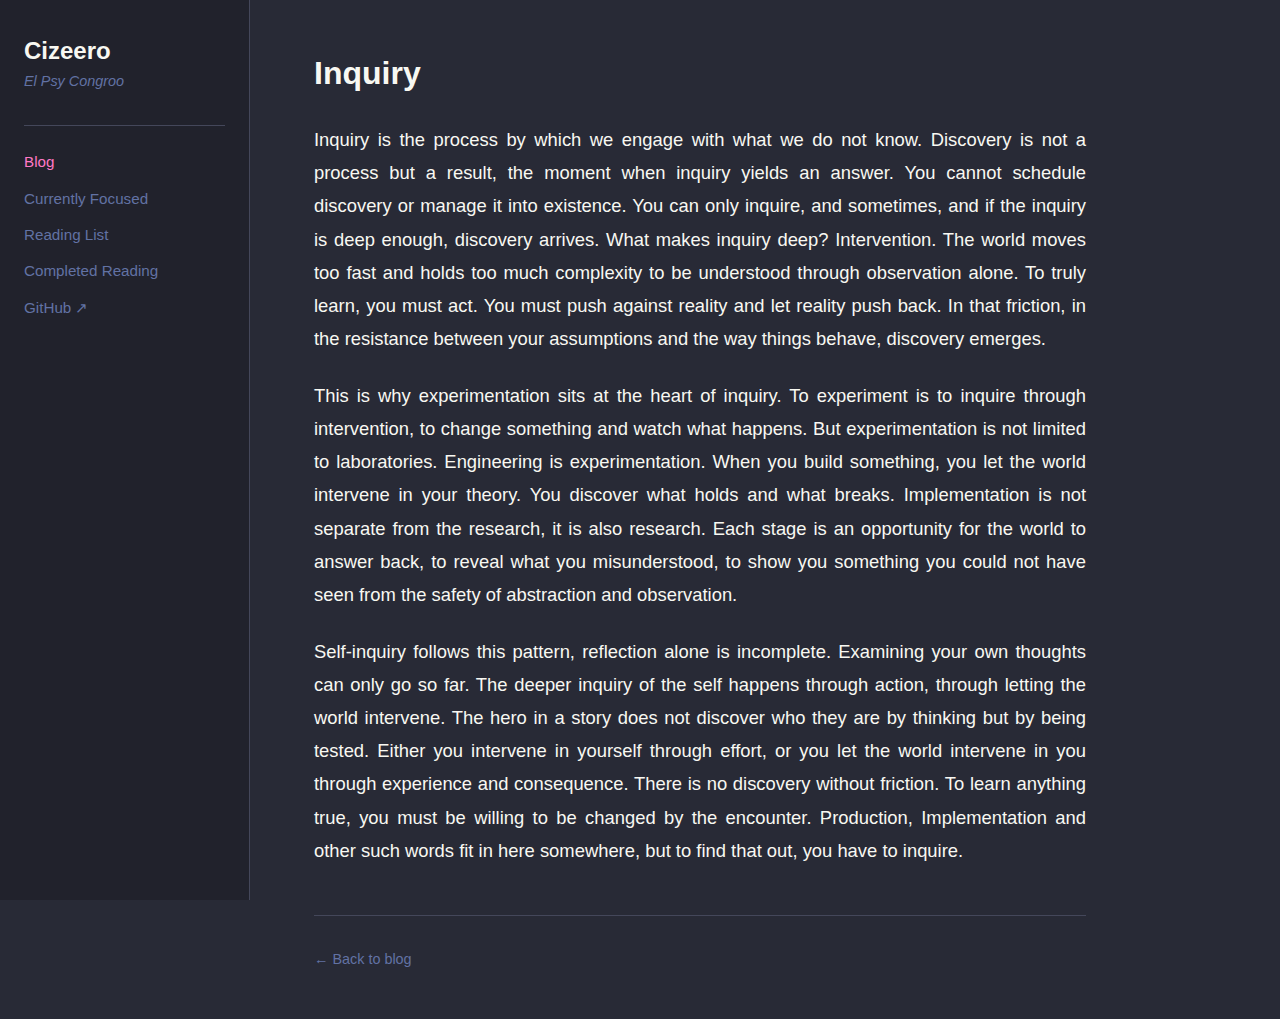
<file: blog/inquiry.html>
<!DOCTYPE html>
<html lang="en">
<head>
    <meta charset="UTF-8">
    <meta name="viewport" content="width=device-width, initial-scale=1.0">
    <title>Inquiry - Cizeero</title>
    <link rel="stylesheet" href="../style.css">
    <link rel="icon" type="image/svg+xml" href="../favicon.svg">
</head>
<body>
    <button class="sidebar-toggle" onclick="toggleSidebar()">&#9776;</button>
    <div class="sidebar-overlay" onclick="toggleSidebar()"></div>
    <div class="layout">
        <aside class="sidebar">
            <div class="sidebar-header">
                <h1><a href="../index.html">Cizeero</a></h1>
                <p class="tagline">El Psy Congroo</p>
            </div>
            <nav>
                <a href="../blog.html" class="active">Blog</a>
                <a href="../currently-focused.html">Currently Focused</a>
                <a href="../reading-list.html">Reading List</a>
                <a href="../completed-reading.html">Completed Reading</a>
                <a href="https://github.com/cizeero" target="_blank">GitHub &#8599;</a>
            </nav>
        </aside>
        <main class="main">
            <h1>Inquiry</h1>

            <article class="blog-post">
                <p>Inquiry is the process by which we engage with what we do not know. Discovery is not a process but a result, the moment when inquiry yields an answer. You cannot schedule discovery or manage it into existence. You can only inquire, and sometimes, and if the inquiry is deep enough, discovery arrives. What makes inquiry deep? Intervention. The world moves too fast and holds too much complexity to be understood through observation alone. To truly learn, you must act. You must push against reality and let reality push back. In that friction, in the resistance between your assumptions and the way things behave, discovery emerges.</p>

                <p>This is why experimentation sits at the heart of inquiry. To experiment is to inquire through intervention, to change something and watch what happens. But experimentation is not limited to laboratories. Engineering is experimentation. When you build something, you let the world intervene in your theory. You discover what holds and what breaks. Implementation is not separate from the research, it is also research. Each stage is an opportunity for the world to answer back, to reveal what you misunderstood, to show you something you could not have seen from the safety of abstraction and observation.</p>

                <p>Self-inquiry follows this pattern, reflection alone is incomplete. Examining your own thoughts can only go so far. The deeper inquiry of the self happens through action, through letting the world intervene. The hero in a story does not discover who they are by thinking but by being tested. Either you intervene in yourself through effort, or you let the world intervene in you through experience and consequence. There is no discovery without friction. To learn anything true, you must be willing to be changed by the encounter. Production, Implementation and other such words fit in here somewhere, but to find that out, you have to inquire.</p>
            </article>

            <footer>
                <a href="../blog.html">&larr; Back to blog</a>
            </footer>
        </main>
    </div>
    <script>
        function toggleSidebar() {
            document.querySelector('.sidebar').classList.toggle('open');
            document.querySelector('.sidebar-overlay').classList.toggle('open');
        }
    </script>
</body>
</html>
</file>
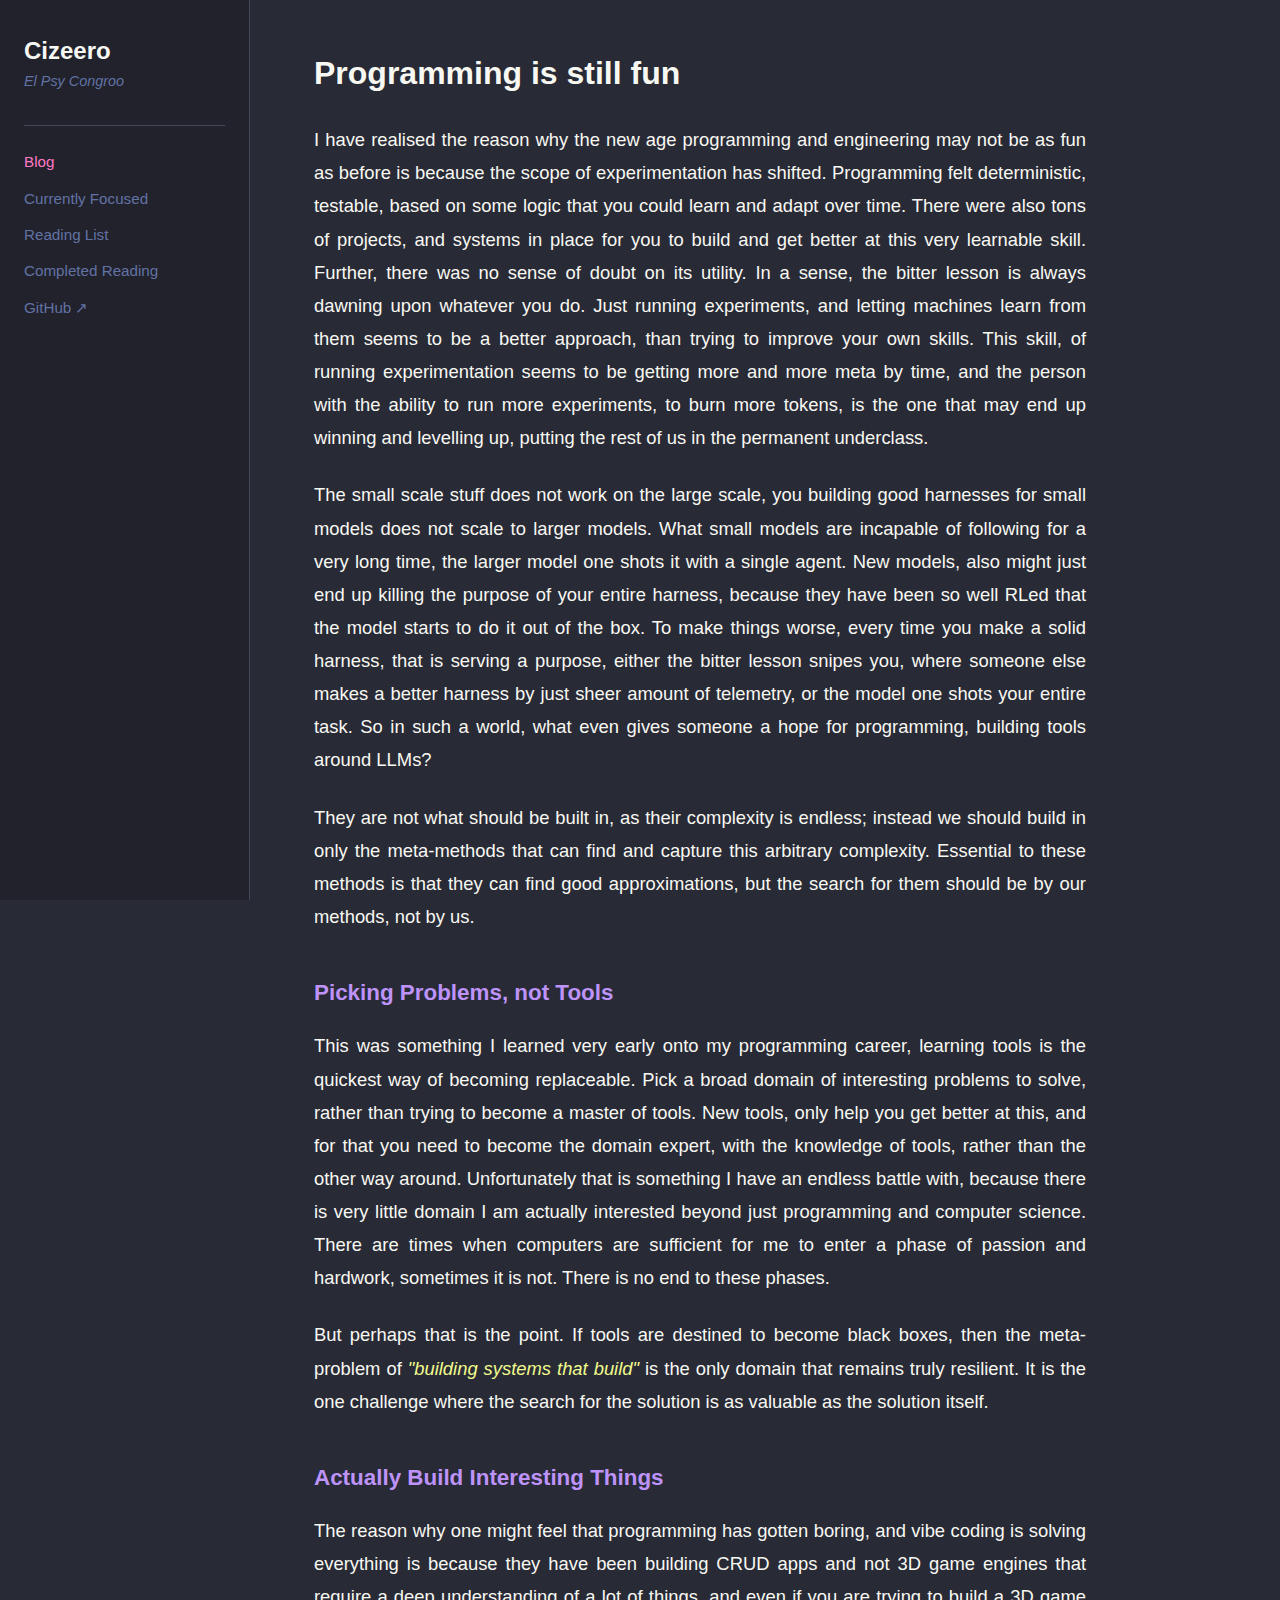
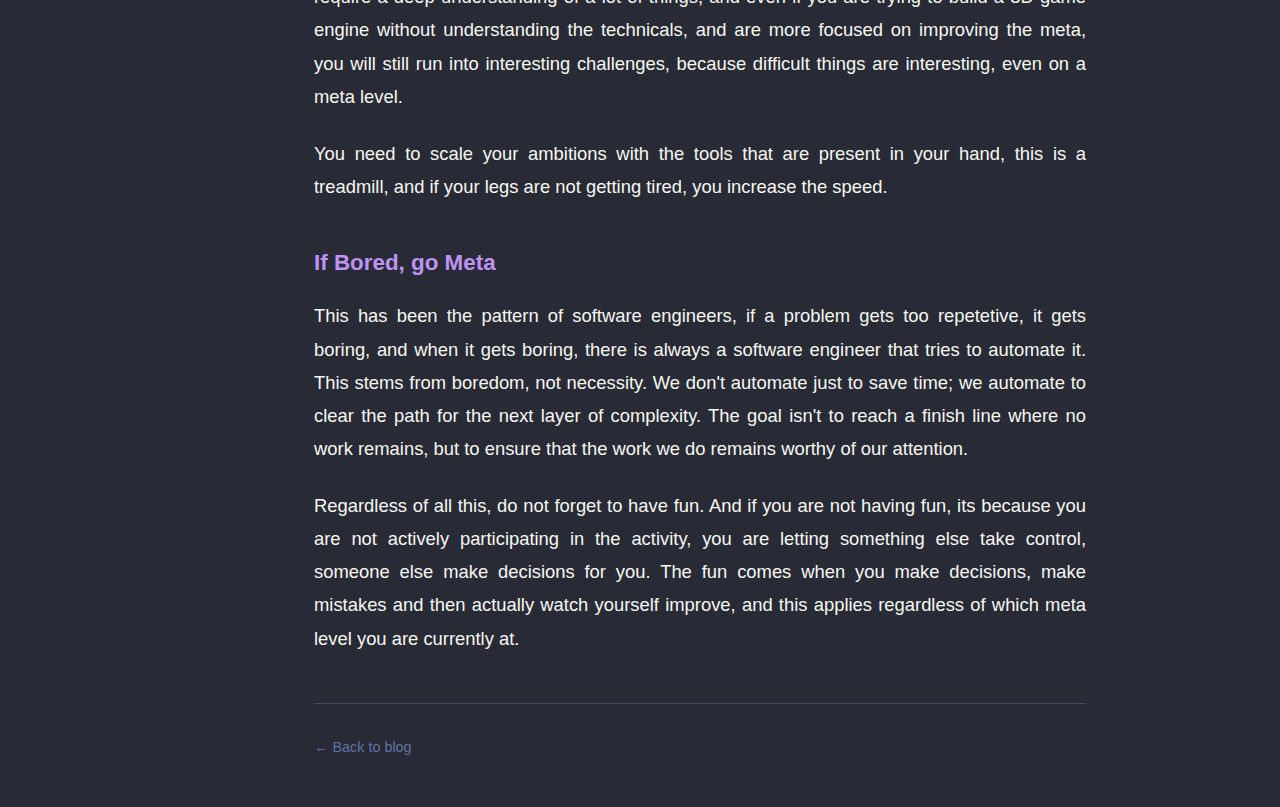
<file: blog/programming-still-fun.html>
<!DOCTYPE html>
<html lang="en">
<head>
    <meta charset="UTF-8">
    <meta name="viewport" content="width=device-width, initial-scale=1.0">
    <title>Programming is still fun - Cizeero</title>
    <link rel="stylesheet" href="../style.css">
    <link rel="icon" type="image/svg+xml" href="../favicon.svg">
</head>
<body>
    <button class="sidebar-toggle" onclick="toggleSidebar()">&#9776;</button>
    <div class="sidebar-overlay" onclick="toggleSidebar()"></div>
    <div class="layout">
        <aside class="sidebar">
            <div class="sidebar-header">
                <h1><a href="../index.html">Cizeero</a></h1>
                <p class="tagline">El Psy Congroo</p>
            </div>
            <nav>
                <a href="../blog.html" class="active">Blog</a>
                <a href="../currently-focused.html">Currently Focused</a>
                <a href="../reading-list.html">Reading List</a>
                <a href="../completed-reading.html">Completed Reading</a>
                <a href="https://github.com/cizeero" target="_blank">GitHub &#8599;</a>
            </nav>
        </aside>
        <main class="main">
            <h1>Programming is still fun</h1>

            <article class="blog-post">
                <p>I have realised the reason why the new age programming and engineering may not be as fun as before is because the scope of experimentation has shifted. Programming felt deterministic, testable, based on some logic that you could learn and adapt over time. There were also tons of projects, and systems in place for you to build and get better at this very learnable skill. Further, there was no sense of doubt on its utility. In a sense, the bitter lesson is always dawning upon whatever you do. Just running experiments, and letting machines learn from them seems to be a better approach, than trying to improve your own skills. This skill, of running experimentation seems to be getting more and more meta by time, and the person with the ability to run more experiments, to burn more tokens, is the one that may end up winning and levelling up, putting the rest of us in the permanent underclass.</p>

                <p>The small scale stuff does not work on the large scale, you building good harnesses for small models does not scale to larger models. What small models are incapable of following for a very long time, the larger model one shots it with a single agent. New models, also might just end up killing the purpose of your entire harness, because they have been so well RLed that the model starts to do it out of the box. To make things worse, every time you make a solid harness, that is serving a purpose, either the bitter lesson snipes you, where someone else makes a better harness by just sheer amount of telemetry, or the model one shots your entire task. So in such a world, what even gives someone a hope for programming, building tools around LLMs?</p>

                <p>They are not what should be built in, as their complexity is endless; instead we should build in only the meta-methods that can find and capture this arbitrary complexity. Essential to these methods is that they can find good approximations, but the search for them should be by our methods, not by us.</p>

                <h2>Picking Problems, not Tools</h2>

                <p>This was something I learned very early onto my programming career, learning tools is the quickest way of becoming replaceable. Pick a broad domain of interesting problems to solve, rather than trying to become a master of tools. New tools, only help you get better at this, and for that you need to become the domain expert, with the knowledge of tools, rather than the other way around. Unfortunately that is something I have an endless battle with, because there is very little domain I am actually interested beyond just programming and computer science. There are times when computers are sufficient for me to enter a phase of passion and hardwork, sometimes it is not. There is no end to these phases.</p>

                <p>But perhaps that is the point. If tools are destined to become black boxes, then the meta-problem of <em>"building systems that build"</em> is the only domain that remains truly resilient. It is the one challenge where the search for the solution is as valuable as the solution itself.</p>

                <h2>Actually Build Interesting Things</h2>

                <p>The reason why one might feel that programming has gotten boring, and vibe coding is solving everything is because they have been building CRUD apps and not 3D game engines that require a deep understanding of a lot of things, and even if you are trying to build a 3D game engine without understanding the technicals, and are more focused on improving the meta, you will still run into interesting challenges, because difficult things are interesting, even on a meta level.</p>

                <p>You need to scale your ambitions with the tools that are present in your hand, this is a treadmill, and if your legs are not getting tired, you increase the speed.</p>

                <h2>If Bored, go Meta</h2>

                <p>This has been the pattern of software engineers, if a problem gets too repetetive, it gets boring, and when it gets boring, there is always a software engineer that tries to automate it. This stems from boredom, not necessity. We don't automate just to save time; we automate to clear the path for the next layer of complexity. The goal isn't to reach a finish line where no work remains, but to ensure that the work we do remains worthy of our attention.</p>

                <p>Regardless of all this, do not forget to have fun. And if you are not having fun, its because you are not actively participating in the activity, you are letting something else take control, someone else make decisions for you. The fun comes when you make decisions, make mistakes and then actually watch yourself improve, and this applies regardless of which meta level you are currently at.</p>
            </article>

            <footer>
                <a href="../blog.html">&larr; Back to blog</a>
            </footer>
        </main>
    </div>
    <script>
        function toggleSidebar() {
            document.querySelector('.sidebar').classList.toggle('open');
            document.querySelector('.sidebar-overlay').classList.toggle('open');
        }
    </script>
</body>
</html>
</file>
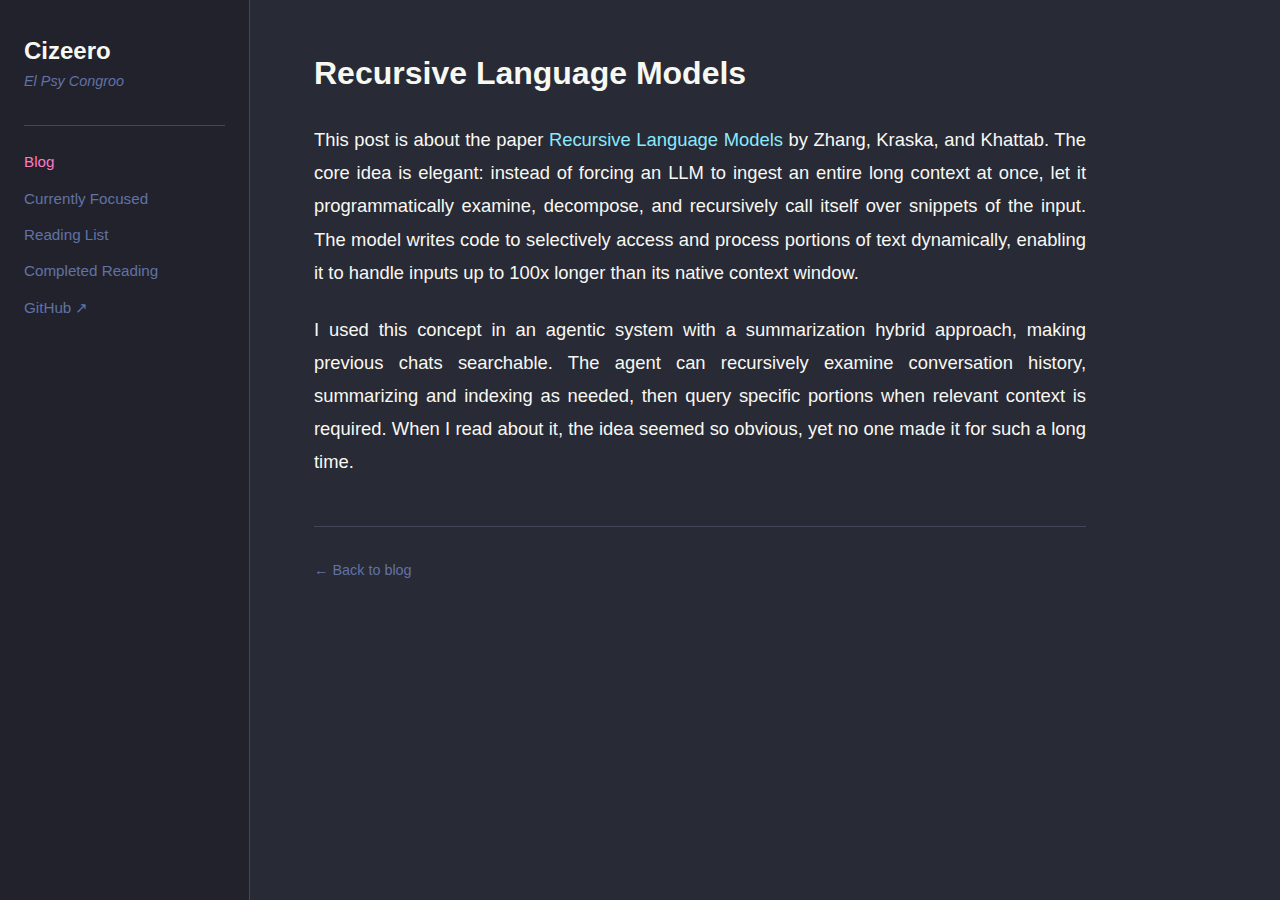
<file: blog/recursive-language-models.html>
<!DOCTYPE html>
<html lang="en">
<head>
    <meta charset="UTF-8">
    <meta name="viewport" content="width=device-width, initial-scale=1.0">
    <title>Recursive Language Models - Cizeero</title>
    <link rel="stylesheet" href="../style.css">
    <link rel="icon" type="image/svg+xml" href="../favicon.svg">
</head>
<body>
    <button class="sidebar-toggle" onclick="toggleSidebar()">&#9776;</button>
    <div class="sidebar-overlay" onclick="toggleSidebar()"></div>
    <div class="layout">
        <aside class="sidebar">
            <div class="sidebar-header">
                <h1><a href="../index.html">Cizeero</a></h1>
                <p class="tagline">El Psy Congroo</p>
            </div>
            <nav>
                <a href="../blog.html" class="active">Blog</a>
                <a href="../currently-focused.html">Currently Focused</a>
                <a href="../reading-list.html">Reading List</a>
                <a href="../completed-reading.html">Completed Reading</a>
                <a href="https://github.com/cizeero" target="_blank">GitHub &#8599;</a>
            </nav>
        </aside>
        <main class="main">
            <h1>Recursive Language Models</h1>

            <article class="blog-post">
                <p>This post is about the paper <a href="https://www.alphaxiv.org/abs/2512.24601" target="_blank">Recursive Language Models</a> by Zhang, Kraska, and Khattab. The core idea is elegant: instead of forcing an LLM to ingest an entire long context at once, let it programmatically examine, decompose, and recursively call itself over snippets of the input. The model writes code to selectively access and process portions of text dynamically, enabling it to handle inputs up to 100x longer than its native context window.</p>

                <p>I used this concept in an agentic system with a summarization hybrid approach, making previous chats searchable. The agent can recursively examine conversation history, summarizing and indexing as needed, then query specific portions when relevant context is required. When I read about it, the idea seemed so obvious, yet no one made it for such a long time.</p>
            </article>

            <footer>
                <a href="../blog.html">&larr; Back to blog</a>
            </footer>
        </main>
    </div>
    <script>
        function toggleSidebar() {
            document.querySelector('.sidebar').classList.toggle('open');
            document.querySelector('.sidebar-overlay').classList.toggle('open');
        }
    </script>
</body>
</html>
</file>
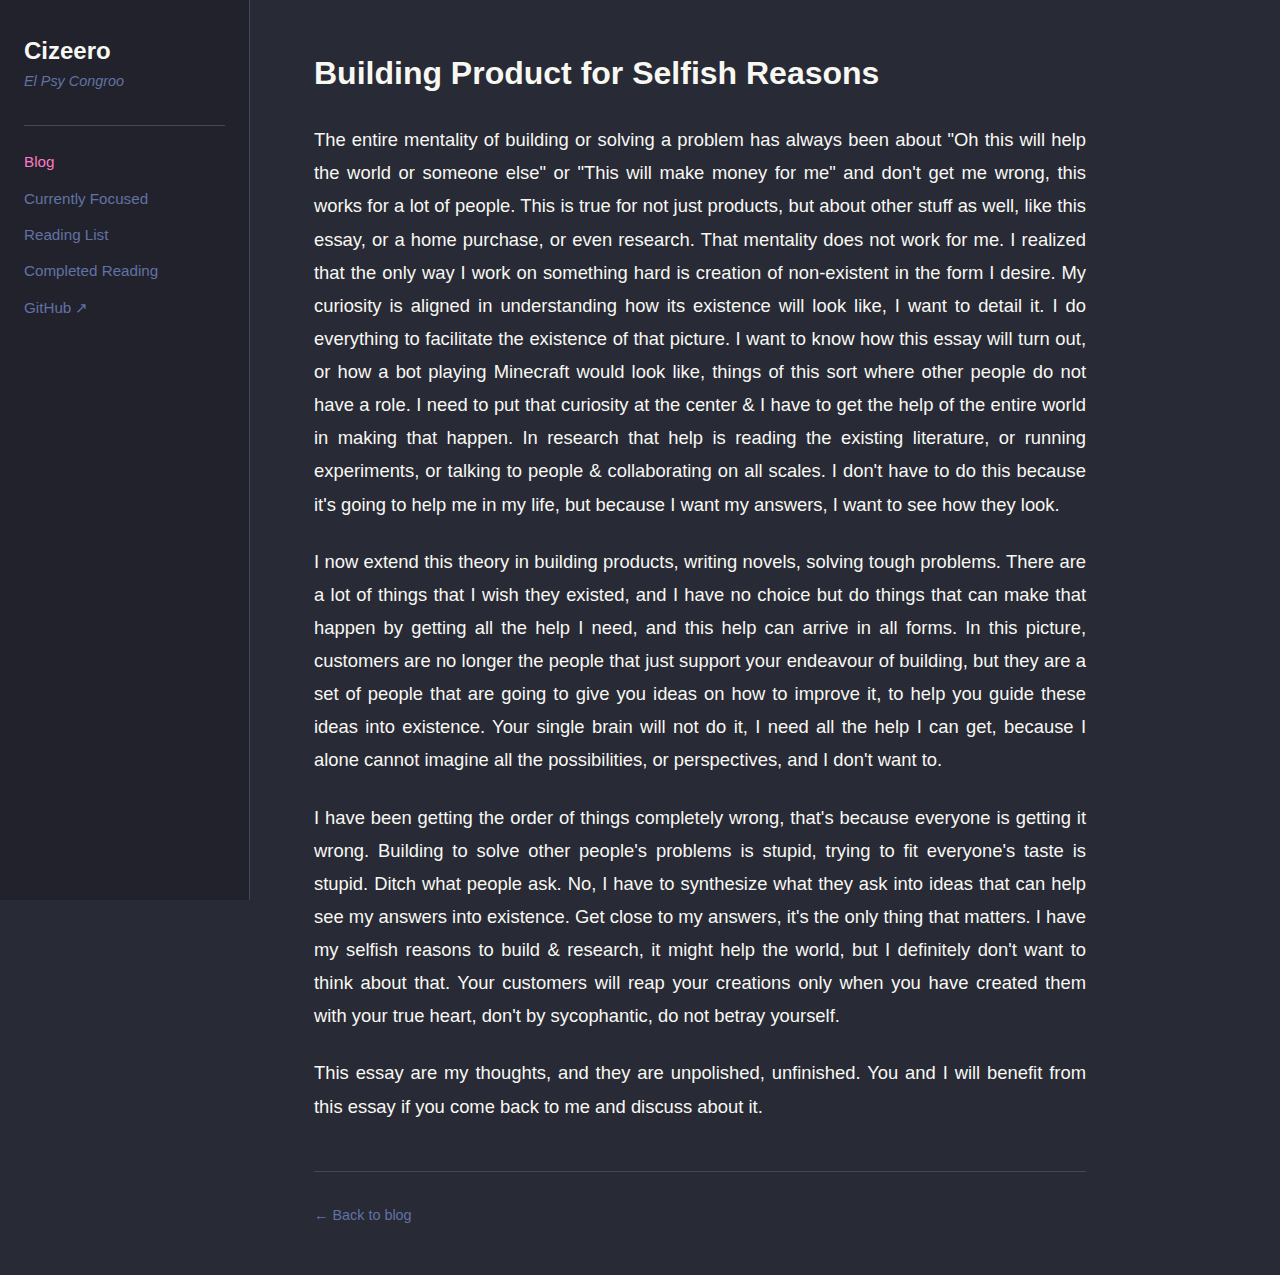
<file: blog/selfish.html>
<!DOCTYPE html>
<html lang="en">
<head>
    <meta charset="UTF-8">
    <meta name="viewport" content="width=device-width, initial-scale=1.0">
    <title>Building Product for Selfish Reasons - Cizeero</title>
    <link rel="stylesheet" href="../style.css">
    <link rel="icon" type="image/svg+xml" href="../favicon.svg">
</head>
<body>
    <button class="sidebar-toggle" onclick="toggleSidebar()">&#9776;</button>
    <div class="sidebar-overlay" onclick="toggleSidebar()"></div>
    <div class="layout">
        <aside class="sidebar">
            <div class="sidebar-header">
                <h1><a href="../index.html">Cizeero</a></h1>
                <p class="tagline">El Psy Congroo</p>
            </div>
            <nav>
                <a href="../blog.html" class="active">Blog</a>
                <a href="../currently-focused.html">Currently Focused</a>
                <a href="../reading-list.html">Reading List</a>
                <a href="../completed-reading.html">Completed Reading</a>
                <a href="https://github.com/cizeero" target="_blank">GitHub &#8599;</a>
            </nav>
        </aside>
        <main class="main">
            <h1>Building Product for Selfish Reasons</h1>

            <article class="blog-post">
                <p>The entire mentality of building or solving a problem has always been about "Oh this will help the world or someone else" or "This will make money for me" and don't get me wrong, this works for a lot of people. This is true for not just products, but about other stuff as well, like this essay, or a home purchase, or even research. That mentality does not work for me. I realized that the only way I work on something hard is creation of non-existent in the form I desire. My curiosity is aligned in understanding how its existence will look like, I want to detail it. I do everything to facilitate the existence of that picture. I want to know how this essay will turn out, or how a bot playing Minecraft would look like, things of this sort where other people do not have a role. I need to put that curiosity at the center & I have to get the help of the entire world in making that happen. In research that help is reading the existing literature, or running experiments, or talking to people & collaborating on all scales. I don't have to do this because it's going to help me in my life, but because I want my answers, I want to see how they look.</p>

                <p>I now extend this theory in building products, writing novels, solving tough problems. There are a lot of things that I wish they existed, and I have no choice but do things that can make that happen by getting all the help I need, and this help can arrive in all forms. In this picture, customers are no longer the people that just support your endeavour of building, but they are a set of people that are going to give you ideas on how to improve it, to help you guide these ideas into existence. Your single brain will not do it, I need all the help I can get, because I alone cannot imagine all the possibilities, or perspectives, and I don't want to.</p>

                <p>I have been getting the order of things completely wrong, that's because everyone is getting it wrong. Building to solve other people's problems is stupid, trying to fit everyone's taste is stupid. Ditch what people ask. No, I have to synthesize what they ask into ideas that can help see my answers into existence. Get close to my answers, it's the only thing that matters. I have my selfish reasons to build & research, it might help the world, but I definitely don't want to think about that. Your customers will reap your creations only when you have created them with your true heart, don't by sycophantic, do not betray yourself.</p>

                <p>This essay are my thoughts, and they are unpolished, unfinished. You and I will benefit from this essay if you come back to me and discuss about it.</p>
            </article>

            <footer>
                <a href="../blog.html">&larr; Back to blog</a>
            </footer>
        </main>
    </div>
    <script>
        function toggleSidebar() {
            document.querySelector('.sidebar').classList.toggle('open');
            document.querySelector('.sidebar-overlay').classList.toggle('open');
        }
    </script>
</body>
</html>
</file>
<file: style.css>
:root {
    /* Dracula theme */
    --bg: #282a36;
    --bg-secondary: #21222c;
    --bg-current: #44475a;
    --text: #f8f8f2;
    --text-muted: #6272a4;
    --accent: #bd93f9;
    --border: #44475a;
    --sidebar-width: 250px;

    /* Dracula syntax colors */
    --cyan: #8be9fd;
    --green: #50fa7b;
    --orange: #ffb86c;
    --pink: #ff79c6;
    --purple: #bd93f9;
    --red: #ff5555;
    --yellow: #f1fa8c;
}

* {
    margin: 0;
    padding: 0;
    box-sizing: border-box;
}

body {
    font-family: -apple-system, BlinkMacSystemFont, "Segoe UI", Helvetica, Arial, sans-serif;
    background: var(--bg);
    color: var(--text);
    line-height: 1.6;
    min-height: 100vh;
}

.layout {
    display: grid;
    grid-template-columns: var(--sidebar-width) 1fr;
    min-height: 100vh;
}

.sidebar {
    background: var(--bg-secondary);
    border-right: 1px solid var(--border);
    padding: 2rem 1.5rem;
    position: sticky;
    top: 0;
    height: 100vh;
    display: flex;
    flex-direction: column;
}

.sidebar-header {
    margin-bottom: 2rem;
}

.sidebar-header h1 {
    font-size: 1.5rem;
    font-weight: 600;
}

.sidebar-header h1 a {
    color: var(--text);
    text-decoration: none;
}

.sidebar-header h1 a:hover {
    color: var(--purple);
}

.sidebar-header .tagline {
    color: var(--text-muted);
    font-size: 0.9rem;
    font-style: italic;
}

.sidebar nav {
    display: flex;
    flex-direction: column;
    gap: 0.75rem;
    border-top: 1px solid var(--border);
    padding-top: 1.5rem;
}

.sidebar nav a {
    color: var(--text-muted);
    text-decoration: none;
    font-size: 0.95rem;
    transition: color 0.2s;
}

.sidebar nav a:hover {
    color: var(--pink);
}

.sidebar nav a.active {
    color: var(--pink);
}

.main {
    padding: 3rem 4rem;
    max-width: 900px;
    overflow-y: auto;
}

.main h1 {
    font-size: 2rem;
    font-weight: 600;
    margin-bottom: 1.5rem;
    color: var(--text);
}

.main .page-desc {
    color: var(--text-muted);
    margin-bottom: 2rem;
}

section {
    margin-bottom: 3rem;
}

section h2 {
    font-size: 1.5rem;
    margin-bottom: 1.5rem;
    color: var(--purple);
}

section p {
    color: var(--text-muted);
}

.divider {
    color: var(--purple);
    margin: 0 0.3rem;
}

.intro {
    color: var(--text-muted);
    margin-bottom: 2rem;
    font-size: 1.05rem;
}

.intro a {
    color: var(--cyan);
    text-decoration: none;
}

.intro a:hover {
    text-decoration: underline;
}

.project-grid {
    display: grid;
    gap: 1.5rem;
}

.project {
    background: var(--bg-secondary);
    border: 1px solid var(--border);
    border-radius: 8px;
    padding: 1.5rem;
}

.project h3 {
    font-size: 1.1rem;
    margin-bottom: 0.5rem;
}

.project p {
    font-size: 0.95rem;
    margin-bottom: 1rem;
}

.project a {
    color: var(--accent);
    text-decoration: none;
    font-size: 0.9rem;
}

.project a:hover {
    text-decoration: underline;
}

.links {
    display: flex;
    flex-direction: column;
    gap: 0.75rem;
}

.links.focus-list {
    flex-direction: column;
    gap: 1rem;
}

ul.links {
    list-style: none;
}

ul.links li {
    margin-bottom: 0.5rem;
}


.links a {
    color: var(--cyan);
    text-decoration: none;
}

.links a:hover {
    text-decoration: underline;
    color: var(--pink);
}

footer {
    margin-top: 3rem;
    padding-top: 2rem;
    border-top: 1px solid var(--border);
    color: var(--text-muted);
    font-size: 0.9rem;
}

footer a {
    color: var(--text-muted);
    text-decoration: none;
}

footer a:hover {
    color: var(--pink);
}

/* Blog post styles */
.blog-post {
    max-width: 100%;
    font-size: 1.15rem;
    line-height: 1.8;
}

.blog-post p {
    color: var(--text);
    margin-bottom: 1.5rem;
    text-align: justify;
}

.blog-post a {
    color: var(--cyan);
    text-decoration: none;
}

.blog-post a:hover {
    text-decoration: underline;
}

.blog-post strong {
    color: var(--orange);
    font-weight: 600;
}

.blog-post em {
    color: var(--yellow);
    font-style: italic;
}

.blog-post h2 {
    margin-top: 2.5rem;
    margin-bottom: 1rem;
    color: var(--purple);
    font-size: 1.4rem;
}

.blog-post ol, .blog-post ul {
    margin-bottom: 1.5rem;
    padding-left: 1.5rem;
}

.blog-post li {
    margin-bottom: 0.5rem;
}

/* Code blocks */
.blog-post code {
    font-family: "JetBrains Mono", "Fira Code", "Cascadia Code", "Consolas", monospace;
    background: var(--bg-current);
    color: var(--green);
    padding: 0.15em 0.4em;
    border-radius: 4px;
    font-size: 0.9em;
}

.blog-post pre {
    background: var(--bg-secondary);
    border: 1px solid var(--border);
    border-radius: 8px;
    padding: 1.25rem 1.5rem;
    overflow-x: auto;
    margin-bottom: 1.5rem;
}

.blog-post pre code {
    background: none;
    padding: 0;
    font-size: 0.9rem;
    line-height: 1.6;
    color: var(--text);
}

/* Syntax highlighting classes (for future use) */
.hljs-keyword, .token-keyword { color: var(--pink); }
.hljs-string, .token-string { color: var(--yellow); }
.hljs-number, .token-number { color: var(--purple); }
.hljs-function, .token-function { color: var(--green); }
.hljs-comment, .token-comment { color: var(--text-muted); font-style: italic; }
.hljs-variable, .token-variable { color: var(--text); }
.hljs-type, .token-type { color: var(--cyan); font-style: italic; }
.hljs-operator, .token-operator { color: var(--pink); }
.hljs-built_in, .token-builtin { color: var(--cyan); }

/* KaTeX math rendering */
.katex-display {
    margin: 1.5rem 0;
    padding: 1rem 0;
}

.katex-display > .katex {
    color: var(--orange);
}

.katex {
    color: var(--orange);
    font-size: 1.1em;
}

/* Mobile hamburger toggle */
.sidebar-toggle {
    display: none;
    position: fixed;
    top: 1rem;
    left: 1rem;
    z-index: 1001;
    background: var(--bg-secondary);
    border: 1px solid var(--border);
    color: var(--text);
    font-size: 1.5rem;
    padding: 0.25rem 0.5rem;
    cursor: pointer;
    border-radius: 4px;
    line-height: 1;
}

.sidebar-overlay {
    display: none;
}

@media (max-width: 768px) {
    .layout {
        grid-template-columns: 1fr;
    }

    .sidebar {
        position: fixed;
        left: -280px;
        top: 0;
        width: 280px;
        z-index: 1000;
        transition: left 0.3s ease;
    }

    .sidebar.open {
        left: 0;
    }

    .sidebar-toggle {
        display: block;
    }

    .sidebar-overlay {
        display: none;
        position: fixed;
        inset: 0;
        background: rgba(0, 0, 0, 0.5);
        z-index: 999;
    }

    .sidebar-overlay.open {
        display: block;
    }

    .main {
        padding: 3rem 1.5rem;
        padding-top: 4rem;
    }
}
</file>
